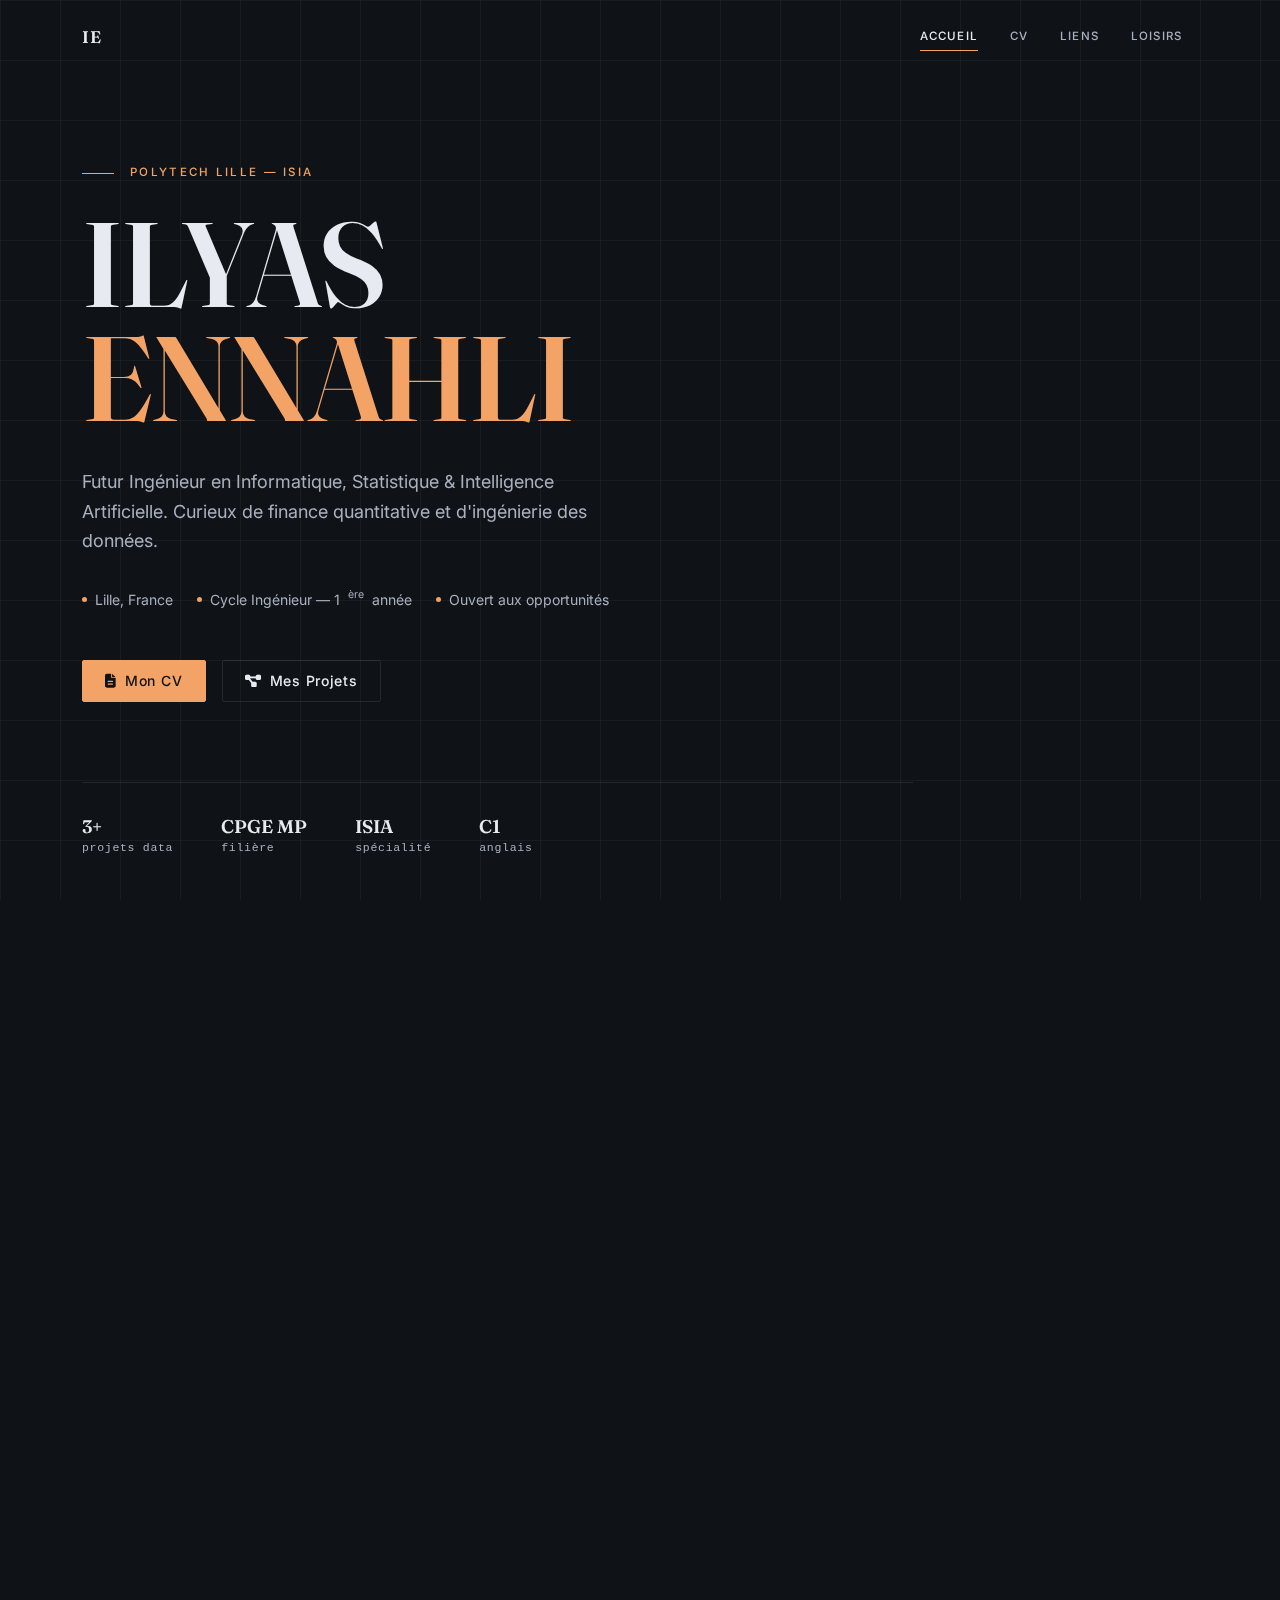
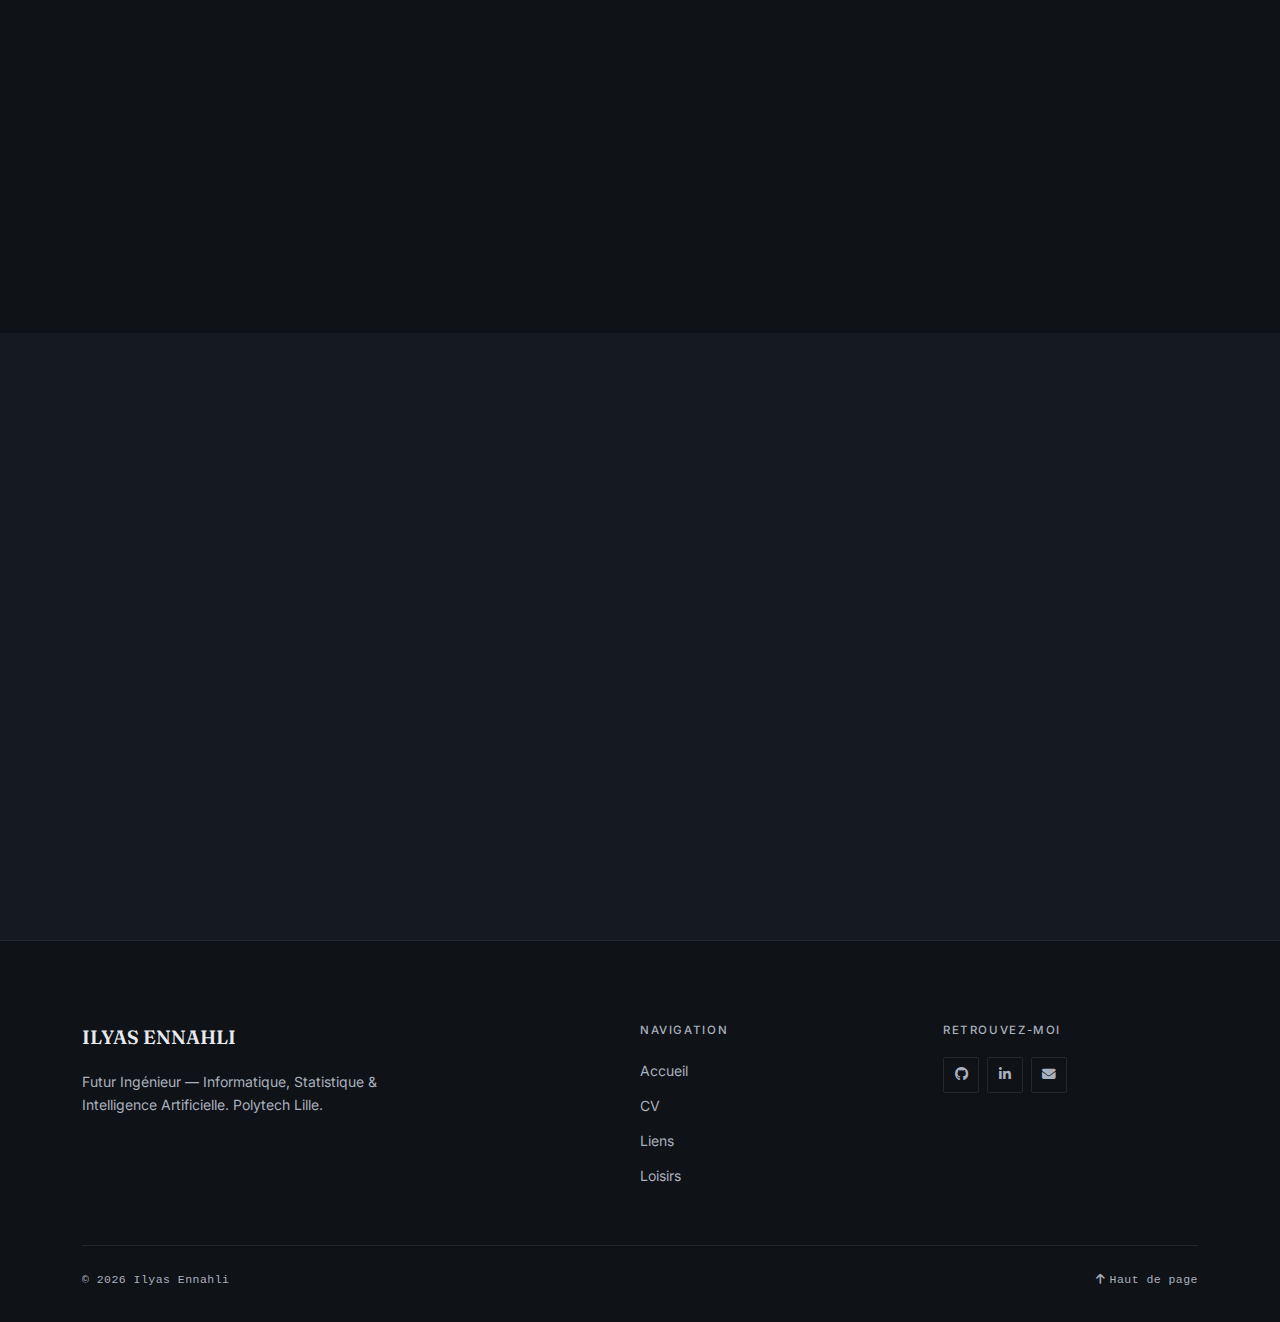
<file: index.html>
<!DOCTYPE html>
<html lang="fr">
<head>
  <meta charset="UTF-8">
  <meta name="viewport" content="width=device-width, initial-scale=1.0">
  <meta name="description" content="Portfolio d'Ilyas Ennahli — Ingénieur ISIA, Polytech Lille. Informatique, Statistique &amp; Intelligence Artificielle.">
  <title>ILYAS ENNAHLI — Portfolio</title>
  <link rel="preconnect" href="https://fonts.googleapis.com">
  <link rel="preconnect" href="https://fonts.gstatic.com" crossorigin>
  <!-- Bootstrap 5 -->
  <link href="https://cdn.jsdelivr.net/npm/bootstrap@5.3.0/dist/css/bootstrap.min.css" rel="stylesheet">
  <!-- FontAwesome 6 -->
  <link rel="stylesheet" href="https://cdnjs.cloudflare.com/ajax/libs/font-awesome/6.5.0/css/all.min.css">
  <!-- Theme -->
  <link rel="stylesheet" href="assets/css/theme.css">
</head>
<body>

  <!-- ── NAVBAR ──────────────────────────────────────── -->
  <nav class="navbar navbar-expand-lg navbar-custom" aria-label="Navigation principale">
    <div class="container">
      <a class="navbar-brand" href="index.html">IE</a>
      <button class="navbar-toggler" type="button"
        data-bs-toggle="collapse" data-bs-target="#navbarNav"
        aria-controls="navbarNav" aria-expanded="false"
        aria-label="Menu de navigation">
        <span class="navbar-toggler-icon"></span>
      </button>
      <div class="collapse navbar-collapse" id="navbarNav">
        <ul class="navbar-nav ms-auto">
          <li class="nav-item"><a class="nav-link active" href="index.html" aria-current="page">Accueil</a></li>
          <li class="nav-item"><a class="nav-link" href="cv.html">CV</a></li>
          <li class="nav-item"><a class="nav-link" href="file.html">Liens</a></li>
          <li class="nav-item"><a class="nav-link" href="loisirs.html">Loisirs</a></li>
        </ul>
      </div>
    </div>
  </nav>

  <!-- ── HERO ────────────────────────────────────────── -->
  <section class="hero" id="hero" aria-labelledby="hero-name">
    <div class="container">
      <div class="row">
        <div class="col-lg-10 col-xl-9">

          <p class="hero-eyebrow">Polytech Lille &mdash; ISIA</p>

          <h1 class="hero-name" id="hero-name">
            ILYAS<br><span class="accent">ENNAHLI</span>
          </h1>

          <p class="hero-role">
            Futur Ingénieur en Informatique, Statistique &amp; Intelligence Artificielle.
            Curieux de finance quantitative et d'ingénierie des données.
          </p>

          <div class="hero-status" aria-label="Informations de statut">
            <div class="hero-status-item">
              <span class="hero-status-dot" aria-hidden="true"></span>
              Lille, France
            </div>
            <div class="hero-status-item">
              <span class="hero-status-dot" aria-hidden="true"></span>
              Cycle Ingénieur &mdash; 1<sup>ère</sup> année
            </div>
            <div class="hero-status-item">
              <span class="hero-status-dot" aria-hidden="true"></span>
              Ouvert aux opportunités
            </div>
          </div>

          <div class="hero-actions">
            <a href="cv.html" class="btn btn-accent">
              <i class="fas fa-file-lines" aria-hidden="true"></i> Mon CV
            </a>
            <a href="#projets" class="btn btn-ghost">
              <i class="fas fa-diagram-project" aria-hidden="true"></i> Mes Projets
            </a>
          </div>

          <!-- Mono metadata line — handcrafted detail -->
          <div class="hero-meta" aria-label="Statistiques">
            <div class="hero-meta-item">
              <span class="meta-value">3+</span>
              projets&nbsp;data
            </div>
            <div class="hero-meta-item">
              <span class="meta-value">CPGE&nbsp;MP</span>
              filière
            </div>
            <div class="hero-meta-item">
              <span class="meta-value">ISIA</span>
              spécialité
            </div>
            <div class="hero-meta-item">
              <span class="meta-value">C1</span>
              anglais
            </div>
          </div>

        </div>
      </div>
    </div>
  </section>

  <!-- ── À PROPOS ─────────────────────────────────────── -->
  <section class="section" id="apropos" aria-labelledby="apropos-title">
    <div class="container">

      <div class="section-header animate-on-scroll">
        <p class="section-label">À propos</p>
        <h2 class="section-title" id="apropos-title">
          Un profil hybride entre<br>maths, code &amp; données
        </h2>
      </div>

      <div class="row g-5 align-items-start">

        <!-- Bio with accent left-border -->
        <div class="col-lg-7 animate-on-scroll">
          <div class="about-text">
            <p>
              Étudiant en 1<sup>ère</sup> année du <strong>cycle ingénieur à Polytech Lille</strong>,
              spécialisé en <strong>Informatique, Statistique et Intelligence Artificielle (ISIA)</strong>.
              Issu d'une formation intensive en <strong>CPGE MP</strong> au Lycée Ibn Ghazi (Fès),
              je possède un socle solide en mathématiques pures et appliquées.
            </p>
            <p>
              Mon objectif : devenir <strong>Quant Engineer</strong> en combinant ma double compétence
              en informatique et en modélisation statistique pour résoudre des problèmes complexes
              en finance quantitative et ingénierie des données.
            </p>
          </div>
          <div class="mt-4 d-flex flex-wrap gap-2">
            <span class="tag tag-accent"><i class="fas fa-graduation-cap me-1" aria-hidden="true"></i>CPGE&nbsp;MP</span>
            <span class="tag tag-accent"><i class="fas fa-university me-1" aria-hidden="true"></i>Polytech&nbsp;Lille</span>
            <span class="tag"><i class="fas fa-chart-line me-1" aria-hidden="true"></i>Quant&nbsp;Finance</span>
            <span class="tag"><i class="fas fa-brain me-1" aria-hidden="true"></i>IA &amp; Statistique</span>
          </div>
        </div>

        <!-- Formation quick-info panel -->
        <div class="col-lg-5 animate-on-scroll">
          <div class="info-panel">
            <span class="info-panel-label">Formation</span>

            <div class="info-panel-entry">
              <p class="info-panel-date">2025 — 2028</p>
              <p class="info-panel-title">Cycle Ingénieur ISIA</p>
              <p class="info-panel-sub">Polytech Lille, France</p>
            </div>

            <div class="info-panel-entry">
              <p class="info-panel-date">2023 — 2025</p>
              <p class="info-panel-title">CPGE &mdash; Filière MP</p>
              <p class="info-panel-sub">Lycée Ibn Ghazi, Fès, Maroc</p>
            </div>
          </div>
        </div>

      </div>
    </div>
  </section>

  <!-- ── PROJETS ──────────────────────────────────────── -->
  <section class="section section-panel" id="projets" aria-labelledby="projets-title">
    <div class="container">

      <div class="section-header animate-on-scroll">
        <p class="section-label">Travaux</p>
        <h2 class="section-title" id="projets-title">Projets &amp; Réalisations</h2>
      </div>

      <div class="project-index animate-on-scroll" role="list">

        <!-- 01 -->
        <article class="project-row" role="listitem">
          <span class="project-row__number" aria-hidden="true">01</span>
          <div class="project-row__body">
            <h3 class="project-row__title">Gestion de Compagnie Aérienne</h3>
            <p class="project-row__meta">Base de données &middot; 2025</p>
            <p class="project-row__summary">
              Conception d'une base de données relationnelle complète avec modélisation UML
              pour la gestion des vols, réservations et passagers.
            </p>
            <div class="project-row__tags">
              <span class="tag">PostgreSQL</span>
              <span class="tag">UML</span>
              <span class="tag">SQL</span>
            </div>
          </div>
          <div class="project-row__cta">
            <a href="https://github.com/ILYAS-ENN" target="_blank" rel="noopener noreferrer" class="view-case">
              Voir <i class="fas fa-arrow-right" aria-hidden="true"></i>
            </a>
          </div>
        </article>

        <!-- 02 -->
        <article class="project-row" role="listitem">
          <span class="project-row__number" aria-hidden="true">02</span>
          <div class="project-row__body">
            <h3 class="project-row__title">Analyse Prédictive de Marché</h3>
            <p class="project-row__meta">Finance quantitative &middot; 2025</p>
            <p class="project-row__summary">
              Développement d'algorithmes de prédiction financière pour l'analyse de
              tendances de marché et la prise de décision quantitative.
            </p>
            <div class="project-row__tags">
              <span class="tag">JavaScript</span>
              <span class="tag">Algorithmes</span>
              <span class="tag">Finance</span>
            </div>
          </div>
          <div class="project-row__cta">
            <a href="https://github.com/ILYAS-ENN" target="_blank" rel="noopener noreferrer" class="view-case">
              Voir <i class="fas fa-arrow-right" aria-hidden="true"></i>
            </a>
          </div>
        </article>

        <!-- 03 -->
        <article class="project-row" role="listitem">
          <span class="project-row__number" aria-hidden="true">03</span>
          <div class="project-row__body">
            <h3 class="project-row__title">Pipeline ETL &mdash; Data Engineering</h3>
            <p class="project-row__meta">Data Engineering &middot; 2025</p>
            <p class="project-row__summary">
              Construction d'un pipeline ETL complet pour l'extraction, la transformation
              et le chargement de données avec automatisation du processus.
            </p>
            <div class="project-row__tags">
              <span class="tag">Python</span>
              <span class="tag">Pandas</span>
              <span class="tag">ETL</span>
            </div>
          </div>
          <div class="project-row__cta">
            <a href="https://github.com/ILYAS-ENN" target="_blank" rel="noopener noreferrer" class="view-case">
              Voir <i class="fas fa-arrow-right" aria-hidden="true"></i>
            </a>
          </div>
        </article>

      </div>

      <div class="mt-5 animate-on-scroll">
        <a href="https://github.com/ILYAS-ENN" target="_blank" rel="noopener noreferrer" class="btn btn-ghost">
          <i class="fab fa-github" aria-hidden="true"></i> Tous les projets sur GitHub
        </a>
      </div>

    </div>
  </section>

  <!-- ── COMPÉTENCES ──────────────────────────────────── -->
  <section class="section" id="competences" aria-labelledby="competences-title">
    <div class="container">

      <div class="section-header animate-on-scroll">
        <p class="section-label">Stack</p>
        <h2 class="section-title" id="competences-title">Compétences Techniques</h2>
      </div>

      <div class="row g-5">

        <div class="col-lg-8 animate-on-scroll">

          <div class="skills-group">
            <p class="skills-group-title">Langages &amp; Frameworks</p>
            <div class="skills-chips">
              <span class="skill-chip"><i class="fab fa-python" aria-hidden="true"></i> Python</span>
              <span class="skill-chip"><i class="fas fa-code" aria-hidden="true"></i> C</span>
              <span class="skill-chip"><i class="fab fa-r-project" aria-hidden="true"></i> R</span>
              <span class="skill-chip"><i class="fab fa-js" aria-hidden="true"></i> JavaScript</span>
              <span class="skill-chip"><i class="fab fa-php" aria-hidden="true"></i> PHP</span>
              <span class="skill-chip"><i class="fab fa-css3-alt" aria-hidden="true"></i> CSS</span>
              <span class="skill-chip"><i class="fas fa-database" aria-hidden="true"></i> SQL</span>
            </div>
          </div>

          <div class="skills-group">
            <p class="skills-group-title">Outils &amp; Technologies</p>
            <div class="skills-chips">
              <span class="skill-chip"><i class="fas fa-database" aria-hidden="true"></i> PostgreSQL</span>
              <span class="skill-chip"><i class="fab fa-docker" aria-hidden="true"></i> Docker</span>
              <span class="skill-chip"><i class="fas fa-network-wired" aria-hidden="true"></i> Kafka</span>
              <span class="skill-chip"><i class="fab fa-git-alt" aria-hidden="true"></i> Git</span>
              <span class="skill-chip"><i class="fab fa-linux" aria-hidden="true"></i> Linux</span>
            </div>
          </div>

          <div class="skills-group">
            <p class="skills-group-title">Data &amp; Mathématiques</p>
            <div class="skills-chips">
              <span class="skill-chip"><i class="fas fa-chart-pie" aria-hidden="true"></i> Statistiques</span>
              <span class="skill-chip"><i class="fas fa-dice" aria-hidden="true"></i> Probabilités</span>
              <span class="skill-chip"><i class="fas fa-brain" aria-hidden="true"></i> Machine Learning</span>
              <span class="skill-chip"><i class="fas fa-sitemap" aria-hidden="true"></i> Modélisation</span>
            </div>
          </div>

        </div>

        <!-- Languages aside panel -->
        <div class="col-lg-4 animate-on-scroll">
          <div class="info-panel">
            <span class="info-panel-label">Langues</span>
            <div class="lang-row">
              <span class="lang-name">Arabe</span>
              <span class="tag tag-accent">Maternel</span>
            </div>
            <div class="lang-row">
              <span class="lang-name">Français</span>
              <span class="tag">B2</span>
            </div>
            <div class="lang-row">
              <span class="lang-name">Anglais</span>
              <span class="tag">C1</span>
            </div>
            <div class="lang-row">
              <span class="lang-name">Allemand</span>
              <span class="tag">A1</span>
            </div>
          </div>
        </div>

      </div>
    </div>
  </section>

  <!-- ── CONTACT ──────────────────────────────────────── -->
  <section class="section section-panel" id="contact" aria-labelledby="contact-title">
    <div class="container">

      <div class="section-header animate-on-scroll">
        <p class="section-label">Contact</p>
        <h2 class="section-title" id="contact-title">Travaillons ensemble</h2>
      </div>

      <div class="row animate-on-scroll">
        <div class="col-lg-8">
          <div class="contact-grid">

            <div class="contact-item">
              <div class="contact-item-icon" aria-hidden="true"><i class="fas fa-envelope"></i></div>
              <div>
                <p class="contact-item-label">Email</p>
                <a href="mailto:ennahliilyas@gmail.com" class="contact-item-value link-animated">
                  ennahliilyas@gmail.com
                </a>
              </div>
            </div>

            <div class="contact-item">
              <div class="contact-item-icon" aria-hidden="true"><i class="fas fa-phone"></i></div>
              <div>
                <p class="contact-item-label">Téléphone</p>
                <p class="contact-item-value mb-0">07&nbsp;51&nbsp;49&nbsp;26&nbsp;20</p>
              </div>
            </div>

            <div class="contact-item">
              <div class="contact-item-icon" aria-hidden="true"><i class="fab fa-linkedin-in"></i></div>
              <div>
                <p class="contact-item-label">LinkedIn</p>
                <a href="https://www.linkedin.com/in/ilyas-ennahli/" target="_blank" rel="noopener noreferrer"
                   class="contact-item-value link-animated">
                  ilyas-ennahli
                </a>
              </div>
            </div>

            <div class="contact-item">
              <div class="contact-item-icon" aria-hidden="true"><i class="fab fa-github"></i></div>
              <div>
                <p class="contact-item-label">GitHub</p>
                <a href="https://github.com/ILYAS-ENN" target="_blank" rel="noopener noreferrer"
                   class="contact-item-value link-animated">
                  ILYAS-ENN
                </a>
              </div>
            </div>

          </div>
        </div>
      </div>

    </div>
  </section>

  <!-- ── FOOTER ───────────────────────────────────────── -->
  <footer class="footer">
    <div class="container">
      <div class="footer-top">
        <div>
          <a href="index.html" class="footer-logo">ILYAS ENNAHLI</a>
          <p class="footer-tagline">
            Futur Ingénieur &mdash; Informatique, Statistique &amp; Intelligence Artificielle.
            Polytech Lille.
          </p>
        </div>
        <div>
          <p class="footer-col-title">Navigation</p>
          <ul class="footer-nav">
            <li><a href="index.html">Accueil</a></li>
            <li><a href="cv.html">CV</a></li>
            <li><a href="file.html">Liens</a></li>
            <li><a href="loisirs.html">Loisirs</a></li>
          </ul>
        </div>
        <div>
          <p class="footer-col-title">Retrouvez-moi</p>
          <div class="footer-social">
            <a href="https://github.com/ILYAS-ENN" target="_blank" rel="noopener noreferrer" aria-label="GitHub">
              <i class="fab fa-github" aria-hidden="true"></i>
            </a>
            <a href="https://www.linkedin.com/in/ilyas-ennahli/" target="_blank" rel="noopener noreferrer" aria-label="LinkedIn">
              <i class="fab fa-linkedin-in" aria-hidden="true"></i>
            </a>
            <a href="mailto:ennahliilyas@gmail.com" aria-label="Email">
              <i class="fas fa-envelope" aria-hidden="true"></i>
            </a>
          </div>
        </div>
      </div>
      <div class="footer-bottom">
        <span>&copy; 2026 Ilyas Ennahli</span>
        <a href="#" onclick="window.scrollTo({top:0,behavior:'smooth'});return false;">
          <i class="fas fa-arrow-up me-1" aria-hidden="true"></i>Haut de page
        </a>
      </div>
    </div>
  </footer>

  <script src="https://cdn.jsdelivr.net/npm/bootstrap@5.3.0/dist/js/bootstrap.bundle.min.js"></script>
  <script src="main.js"></script>
</body>
</html>
</file>
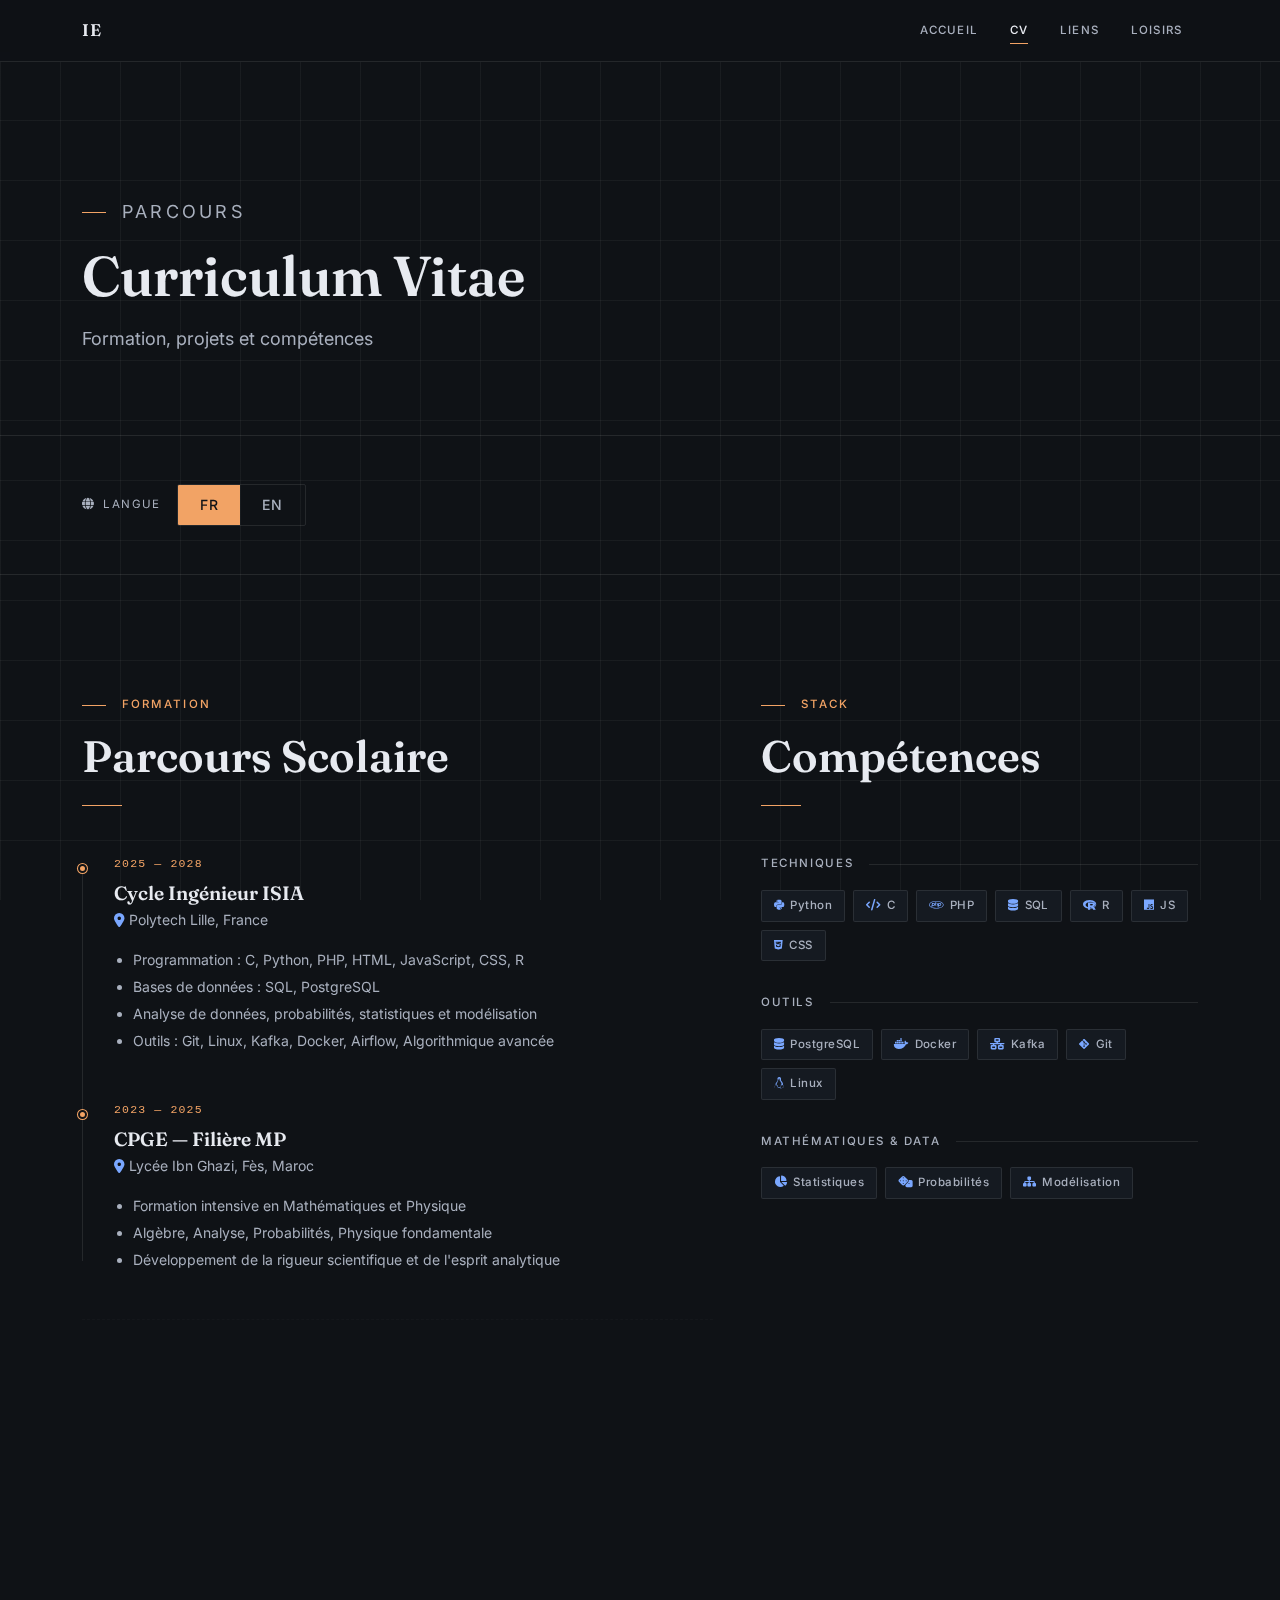
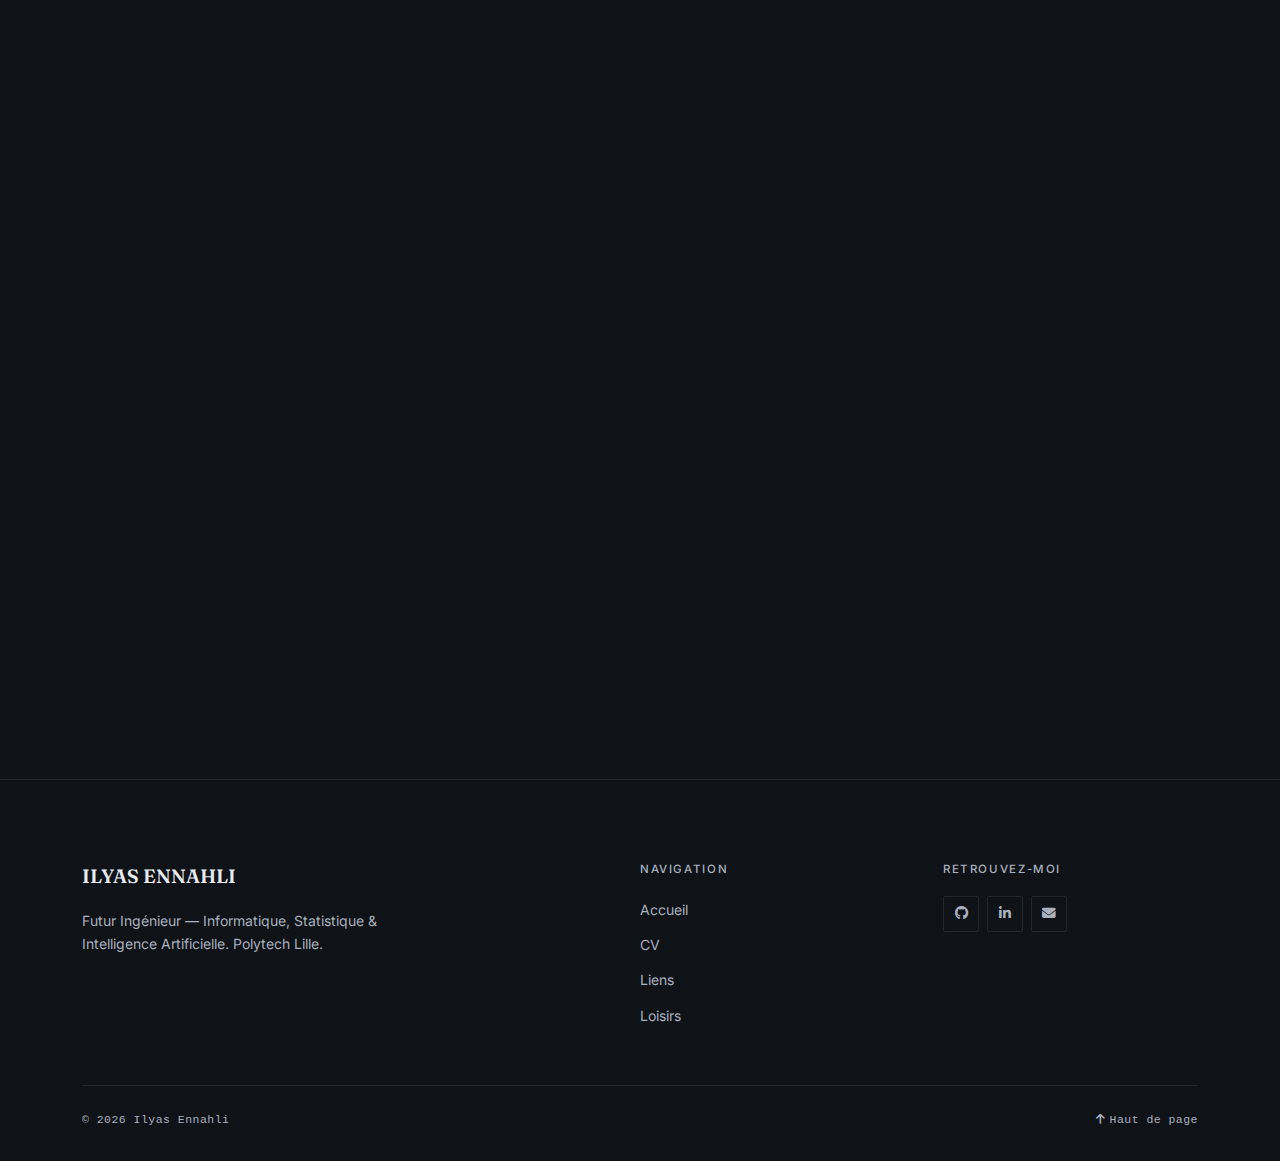
<file: cv.html>
<!DOCTYPE html>
<html lang="fr">
<head>
  <meta charset="UTF-8">
  <meta name="viewport" content="width=device-width, initial-scale=1.0">
  <meta name="description" content="CV d'Ilyas Ennahli — Formation, projets et compétences en informatique, statistique et finance quantitative.">
  <title>CV — ILYAS ENNAHLI</title>
  <link rel="preconnect" href="https://fonts.googleapis.com">
  <link rel="preconnect" href="https://fonts.gstatic.com" crossorigin>
  <!-- Bootstrap 5 -->
  <link href="https://cdn.jsdelivr.net/npm/bootstrap@5.3.0/dist/css/bootstrap.min.css" rel="stylesheet">
  <!-- FontAwesome 6 -->
  <link rel="stylesheet" href="https://cdnjs.cloudflare.com/ajax/libs/font-awesome/6.5.0/css/all.min.css">
  <!-- Theme -->
  <link rel="stylesheet" href="assets/css/theme.css">
</head>
<body>

  <!-- ── NAVBAR ──────────────────────────────────────── -->
  <nav class="navbar navbar-expand-lg navbar-custom" aria-label="Navigation principale">
    <div class="container">
      <a class="navbar-brand" href="index.html">IE</a>
      <button class="navbar-toggler" type="button"
        data-bs-toggle="collapse" data-bs-target="#navbarNav"
        aria-controls="navbarNav" aria-expanded="false"
        aria-label="Menu de navigation">
        <span class="navbar-toggler-icon"></span>
      </button>
      <div class="collapse navbar-collapse" id="navbarNav">
        <ul class="navbar-nav ms-auto">
          <li class="nav-item"><a class="nav-link" href="index.html">Accueil</a></li>
          <li class="nav-item"><a class="nav-link active" href="cv.html" aria-current="page">CV</a></li>
          <li class="nav-item"><a class="nav-link" href="file.html">Liens</a></li>
          <li class="nav-item"><a class="nav-link" href="loisirs.html">Loisirs</a></li>
        </ul>
      </div>
    </div>
  </nav>

  <!-- ── PAGE HEADER ─────────────────────────────────── -->
  <header class="page-header">
    <div class="container">
      <p class="page-header-eyebrow">Parcours</p>
      <h1>Curriculum Vitae</h1>
      <p>Formation, projets et compétences</p>
    </div>
  </header>

  <!-- ── LANG TOGGLE ─────────────────────────────────── -->
  <div class="section-sm" style="border-bottom: 1px solid var(--line);">
    <div class="container">
      <div class="d-flex align-items-center gap-3">
        <span style="font-size: var(--size-xs); text-transform: uppercase; letter-spacing: 0.12em; color: var(--muted);">
          <i class="fas fa-globe me-2" aria-hidden="true"></i>Langue
        </span>
        <div class="lang-switch" role="group" aria-label="Sélection de langue">
          <button class="toggle-btn active" data-lang="fr" onclick="switchLang('fr')">FR</button>
          <button class="toggle-btn" data-lang="en" onclick="switchLang('en')">EN</button>
        </div>
      </div>
    </div>
  </div>

  <!-- ── MAIN CONTENT ─────────────────────────────────── -->
  <main class="section">
    <div class="container">

      <!-- ════ VERSION FRANÇAISE ════ -->
      <div class="lang-content active" data-lang="fr">

        <div class="row g-5">
          <!-- Left column: Education + Projects -->
          <div class="col-lg-7">

            <!-- Parcours Scolaire -->
            <section class="mb-5 animate-on-scroll" aria-labelledby="edu-fr-title">
              <div class="section-header">
                <p class="section-label">Formation</p>
                <h2 class="section-title" id="edu-fr-title">Parcours Scolaire</h2>
              </div>
              <div class="timeline">
                <div class="timeline-entry">
                  <p class="timeline-date">2025 — 2028</p>
                  <h3 class="timeline-title">Cycle Ingénieur ISIA</h3>
                  <p class="timeline-place">
                    <i class="fas fa-location-dot" aria-hidden="true"></i>Polytech Lille, France
                  </p>
                  <ul>
                    <li>Programmation : C, Python, PHP, HTML, JavaScript, CSS, R</li>
                    <li>Bases de données : SQL, PostgreSQL</li>
                    <li>Analyse de données, probabilités, statistiques et modélisation</li>
                    <li>Outils : Git, Linux, Kafka, Docker, Airflow, Algorithmique avancée</li>
                  </ul>
                </div>
                <div class="timeline-entry">
                  <p class="timeline-date">2023 — 2025</p>
                  <h3 class="timeline-title">CPGE &mdash; Filière MP</h3>
                  <p class="timeline-place">
                    <i class="fas fa-location-dot" aria-hidden="true"></i>Lycée Ibn Ghazi, Fès, Maroc
                  </p>
                  <ul>
                    <li>Formation intensive en Mathématiques et Physique</li>
                    <li>Algèbre, Analyse, Probabilités, Physique fondamentale</li>
                    <li>Développement de la rigueur scientifique et de l'esprit analytique</li>
                  </ul>
                </div>
              </div>
            </section>

            <hr class="dotted-divider">

            <!-- Projets -->
            <section class="mb-5 animate-on-scroll" aria-labelledby="proj-fr-title">
              <div class="section-header">
                <p class="section-label">Travaux</p>
                <h2 class="section-title" id="proj-fr-title">Projets Réalisés</h2>
              </div>
              <div class="project-index">

                <article class="project-row">
                  <span class="project-row__number" aria-hidden="true">01</span>
                  <div class="project-row__body">
                    <h3 class="project-row__title">Gestion de Compagnie Aérienne</h3>
                    <p class="project-row__meta">PostgreSQL · UML · SQL</p>
                    <p class="project-row__summary">
                      Modélisation UML et conception d'une base de données relationnelle avec PostgreSQL.
                    </p>
                  </div>
                </article>

                <article class="project-row">
                  <span class="project-row__number" aria-hidden="true">02</span>
                  <div class="project-row__body">
                    <h3 class="project-row__title">Analyse Prédictive de Marché</h3>
                    <p class="project-row__meta">JavaScript · Finance · Algorithmes</p>
                    <p class="project-row__summary">
                      Algorithmes de prédiction financière en JavaScript/HTML pour l'analyse de tendances.
                    </p>
                  </div>
                </article>

                <article class="project-row">
                  <span class="project-row__number" aria-hidden="true">03</span>
                  <div class="project-row__body">
                    <h3 class="project-row__title">Pipeline ETL</h3>
                    <p class="project-row__meta">Python · Pandas · ETL</p>
                    <p class="project-row__summary">
                      Extraction, transformation et chargement de données — mini-projet Data Engineering.
                    </p>
                  </div>
                </article>

              </div>
            </section>

          </div>

          <!-- Right column: Skills + Languages -->
          <div class="col-lg-5">

            <section class="mb-5 animate-on-scroll" aria-labelledby="skills-fr-title">
              <div class="section-header">
                <p class="section-label">Stack</p>
                <h2 class="section-title" id="skills-fr-title">Compétences</h2>
              </div>

              <div class="skills-group">
                <p class="skills-group-title">Techniques</p>
                <div class="skills-chips">
                  <span class="skill-chip"><i class="fab fa-python" aria-hidden="true"></i> Python</span>
                  <span class="skill-chip"><i class="fas fa-code" aria-hidden="true"></i> C</span>
                  <span class="skill-chip"><i class="fab fa-php" aria-hidden="true"></i> PHP</span>
                  <span class="skill-chip"><i class="fas fa-database" aria-hidden="true"></i> SQL</span>
                  <span class="skill-chip"><i class="fab fa-r-project" aria-hidden="true"></i> R</span>
                  <span class="skill-chip"><i class="fab fa-js" aria-hidden="true"></i> JS</span>
                  <span class="skill-chip"><i class="fab fa-css3-alt" aria-hidden="true"></i> CSS</span>
                </div>
              </div>

              <div class="skills-group">
                <p class="skills-group-title">Outils</p>
                <div class="skills-chips">
                  <span class="skill-chip"><i class="fas fa-database" aria-hidden="true"></i> PostgreSQL</span>
                  <span class="skill-chip"><i class="fab fa-docker" aria-hidden="true"></i> Docker</span>
                  <span class="skill-chip"><i class="fas fa-network-wired" aria-hidden="true"></i> Kafka</span>
                  <span class="skill-chip"><i class="fab fa-git-alt" aria-hidden="true"></i> Git</span>
                  <span class="skill-chip"><i class="fab fa-linux" aria-hidden="true"></i> Linux</span>
                </div>
              </div>

              <div class="skills-group">
                <p class="skills-group-title">Mathématiques &amp; Data</p>
                <div class="skills-chips">
                  <span class="skill-chip"><i class="fas fa-chart-pie" aria-hidden="true"></i> Statistiques</span>
                  <span class="skill-chip"><i class="fas fa-dice" aria-hidden="true"></i> Probabilités</span>
                  <span class="skill-chip"><i class="fas fa-sitemap" aria-hidden="true"></i> Modélisation</span>
                </div>
              </div>
            </section>

            <section class="animate-on-scroll" aria-labelledby="lang-fr-title">
              <div class="info-panel">
                <span class="info-panel-label" id="lang-fr-title">Langues</span>
                <div class="lang-row">
                  <span class="lang-name">Arabe</span>
                  <span class="tag tag-accent">Maternel</span>
                </div>
                <div class="lang-row">
                  <span class="lang-name">Français</span>
                  <span class="tag">B2</span>
                </div>
                <div class="lang-row">
                  <span class="lang-name">Anglais</span>
                  <span class="tag">C1</span>
                </div>
                <div class="lang-row">
                  <span class="lang-name">Allemand</span>
                  <span class="tag">A1</span>
                </div>
              </div>
            </section>

          </div>
        </div>

      </div><!-- /lang-content fr -->

      <!-- ════ VERSION ANGLAISE ════ -->
      <div class="lang-content" data-lang="en">

        <div class="row g-5">
          <!-- Left column -->
          <div class="col-lg-7">

            <section class="mb-5 animate-on-scroll" aria-labelledby="edu-en-title">
              <div class="section-header">
                <p class="section-label">Education</p>
                <h2 class="section-title" id="edu-en-title">Academic Background</h2>
              </div>
              <div class="timeline">
                <div class="timeline-entry">
                  <p class="timeline-date">2025 — 2028</p>
                  <h3 class="timeline-title">Engineering Degree — CS, Statistics &amp; AI</h3>
                  <p class="timeline-place">
                    <i class="fas fa-location-dot" aria-hidden="true"></i>Polytech Lille, France
                  </p>
                  <ul>
                    <li>Programming: C, Python, PHP, HTML, JavaScript, CSS, R</li>
                    <li>Databases: SQL, PostgreSQL</li>
                    <li>Data Analysis, Probability, Statistics and Modeling</li>
                    <li>Tools: Git, Linux, Kafka, Docker, Airflow, Advanced Algorithms</li>
                  </ul>
                </div>
                <div class="timeline-entry">
                  <p class="timeline-date">2023 — 2025</p>
                  <h3 class="timeline-title">Intensive Preparatory Classes (CPGE) &mdash; MP Track</h3>
                  <p class="timeline-place">
                    <i class="fas fa-location-dot" aria-hidden="true"></i>Ibn Ghazi High School, Fes, Morocco
                  </p>
                  <ul>
                    <li>Highly competitive curriculum in Mathematics &amp; Physics</li>
                    <li>Algebra, Calculus, Probability Theory, Fundamental Physics</li>
                    <li>Development of rigorous scientific reasoning and analytical skills</li>
                  </ul>
                </div>
              </div>
            </section>

            <hr class="dotted-divider">

            <!-- Projects -->
            <section class="mb-5 animate-on-scroll" aria-labelledby="proj-en-title">
              <div class="section-header">
                <p class="section-label">Work</p>
                <h2 class="section-title" id="proj-en-title">Projects</h2>
              </div>
              <div class="project-index">

                <article class="project-row">
                  <span class="project-row__number" aria-hidden="true">01</span>
                  <div class="project-row__body">
                    <h3 class="project-row__title">Airline Management System</h3>
                    <p class="project-row__meta">PostgreSQL · UML · SQL</p>
                    <p class="project-row__summary">
                      UML modeling and relational database design with PostgreSQL for flight and reservation management.
                    </p>
                  </div>
                </article>

                <article class="project-row">
                  <span class="project-row__number" aria-hidden="true">02</span>
                  <div class="project-row__body">
                    <h3 class="project-row__title">Predictive Market Analysis</h3>
                    <p class="project-row__meta">JavaScript · Finance · Algorithms</p>
                    <p class="project-row__summary">
                      Financial prediction algorithms built with JavaScript/HTML for market trend analysis.
                    </p>
                  </div>
                </article>

                <article class="project-row">
                  <span class="project-row__number" aria-hidden="true">03</span>
                  <div class="project-row__body">
                    <h3 class="project-row__title">ETL Pipeline</h3>
                    <p class="project-row__meta">Python · Pandas · ETL</p>
                    <p class="project-row__summary">
                      End-to-end data extraction, transformation, and loading pipeline for a Data Engineering project.
                    </p>
                  </div>
                </article>

              </div>
            </section>

          </div>

          <!-- Right column -->
          <div class="col-lg-5">

            <section class="mb-5 animate-on-scroll" aria-labelledby="skills-en-title">
              <div class="section-header">
                <p class="section-label">Stack</p>
                <h2 class="section-title" id="skills-en-title">Skills</h2>
              </div>

              <div class="skills-group">
                <p class="skills-group-title">Technical</p>
                <div class="skills-chips">
                  <span class="skill-chip"><i class="fab fa-python" aria-hidden="true"></i> Python</span>
                  <span class="skill-chip"><i class="fas fa-code" aria-hidden="true"></i> C</span>
                  <span class="skill-chip"><i class="fab fa-php" aria-hidden="true"></i> PHP</span>
                  <span class="skill-chip"><i class="fas fa-database" aria-hidden="true"></i> SQL</span>
                  <span class="skill-chip"><i class="fab fa-r-project" aria-hidden="true"></i> R</span>
                  <span class="skill-chip"><i class="fab fa-js" aria-hidden="true"></i> JS</span>
                  <span class="skill-chip"><i class="fab fa-css3-alt" aria-hidden="true"></i> CSS</span>
                </div>
              </div>

              <div class="skills-group">
                <p class="skills-group-title">Tools</p>
                <div class="skills-chips">
                  <span class="skill-chip"><i class="fas fa-database" aria-hidden="true"></i> PostgreSQL</span>
                  <span class="skill-chip"><i class="fab fa-docker" aria-hidden="true"></i> Docker</span>
                  <span class="skill-chip"><i class="fas fa-network-wired" aria-hidden="true"></i> Kafka</span>
                  <span class="skill-chip"><i class="fab fa-git-alt" aria-hidden="true"></i> Git</span>
                  <span class="skill-chip"><i class="fab fa-linux" aria-hidden="true"></i> Linux</span>
                </div>
              </div>

              <div class="skills-group">
                <p class="skills-group-title">Mathematics &amp; Data</p>
                <div class="skills-chips">
                  <span class="skill-chip"><i class="fas fa-chart-pie" aria-hidden="true"></i> Statistics</span>
                  <span class="skill-chip"><i class="fas fa-dice" aria-hidden="true"></i> Probability</span>
                  <span class="skill-chip"><i class="fas fa-sitemap" aria-hidden="true"></i> Modeling</span>
                </div>
              </div>
            </section>

            <section class="animate-on-scroll" aria-labelledby="lang-en-title">
              <div class="info-panel">
                <span class="info-panel-label" id="lang-en-title">Languages</span>
                <div class="lang-row">
                  <span class="lang-name">Arabic</span>
                  <span class="tag tag-accent">Native</span>
                </div>
                <div class="lang-row">
                  <span class="lang-name">French</span>
                  <span class="tag">B2</span>
                </div>
                <div class="lang-row">
                  <span class="lang-name">English</span>
                  <span class="tag">C1</span>
                </div>
                <div class="lang-row">
                  <span class="lang-name">German</span>
                  <span class="tag">A1</span>
                </div>
              </div>
            </section>

          </div>
        </div>

      </div><!-- /lang-content en -->

      <!-- External links -->
      <div class="mt-5 pt-4 d-flex gap-3 animate-on-scroll" style="border-top: 1px solid var(--line);">
        <a href="https://github.com/ILYAS-ENN" target="_blank" rel="noopener noreferrer" class="btn btn-ghost">
          <i class="fab fa-github" aria-hidden="true"></i> GitHub
        </a>
        <a href="https://www.linkedin.com/in/ilyas-ennahli/" target="_blank" rel="noopener noreferrer" class="btn btn-accent">
          <i class="fab fa-linkedin-in" aria-hidden="true"></i> LinkedIn
        </a>
      </div>

    </div><!-- /container -->
  </main>

  <!-- ── FOOTER ───────────────────────────────────────── -->
  <footer class="footer">
    <div class="container">
      <div class="footer-top">
        <div>
          <a href="index.html" class="footer-logo">ILYAS ENNAHLI</a>
          <p class="footer-tagline">
            Futur Ingénieur &mdash; Informatique, Statistique &amp; Intelligence Artificielle.
            Polytech Lille.
          </p>
        </div>
        <div>
          <p class="footer-col-title">Navigation</p>
          <ul class="footer-nav">
            <li><a href="index.html">Accueil</a></li>
            <li><a href="cv.html">CV</a></li>
            <li><a href="file.html">Liens</a></li>
            <li><a href="loisirs.html">Loisirs</a></li>
          </ul>
        </div>
        <div>
          <p class="footer-col-title">Retrouvez-moi</p>
          <div class="footer-social">
            <a href="https://github.com/ILYAS-ENN" target="_blank" rel="noopener noreferrer" aria-label="GitHub">
              <i class="fab fa-github" aria-hidden="true"></i>
            </a>
            <a href="https://www.linkedin.com/in/ilyas-ennahli/" target="_blank" rel="noopener noreferrer" aria-label="LinkedIn">
              <i class="fab fa-linkedin-in" aria-hidden="true"></i>
            </a>
            <a href="mailto:ennahliilyas@gmail.com" aria-label="Email">
              <i class="fas fa-envelope" aria-hidden="true"></i>
            </a>
          </div>
        </div>
      </div>
      <div class="footer-bottom">
        <span>&copy; 2026 Ilyas Ennahli</span>
        <a href="#" onclick="window.scrollTo({top:0,behavior:'smooth'});return false;">
          <i class="fas fa-arrow-up me-1" aria-hidden="true"></i>Haut de page
        </a>
      </div>
    </div>
  </footer>

  <script src="https://cdn.jsdelivr.net/npm/bootstrap@5.3.0/dist/js/bootstrap.bundle.min.js"></script>
  <script src="main.js"></script>
  <script>
    function switchLang(lang) {
      document.querySelectorAll('.toggle-btn').forEach(btn => {
        btn.classList.toggle('active', btn.dataset.lang === lang);
      });
      document.querySelectorAll('.lang-content').forEach(el => {
        el.classList.toggle('active', el.dataset.lang === lang);
      });
      // Re-trigger scroll animations for newly visible content
      const observer = new IntersectionObserver((entries) => {
        entries.forEach(entry => {
          if (entry.isIntersecting) entry.target.classList.add('visible');
        });
      }, { threshold: 0.1 });
      document.querySelectorAll('.lang-content.active .animate-on-scroll').forEach(el => {
        el.classList.remove('visible');
        observer.observe(el);
      });
    }
  </script>
</body>
</html>
</file>
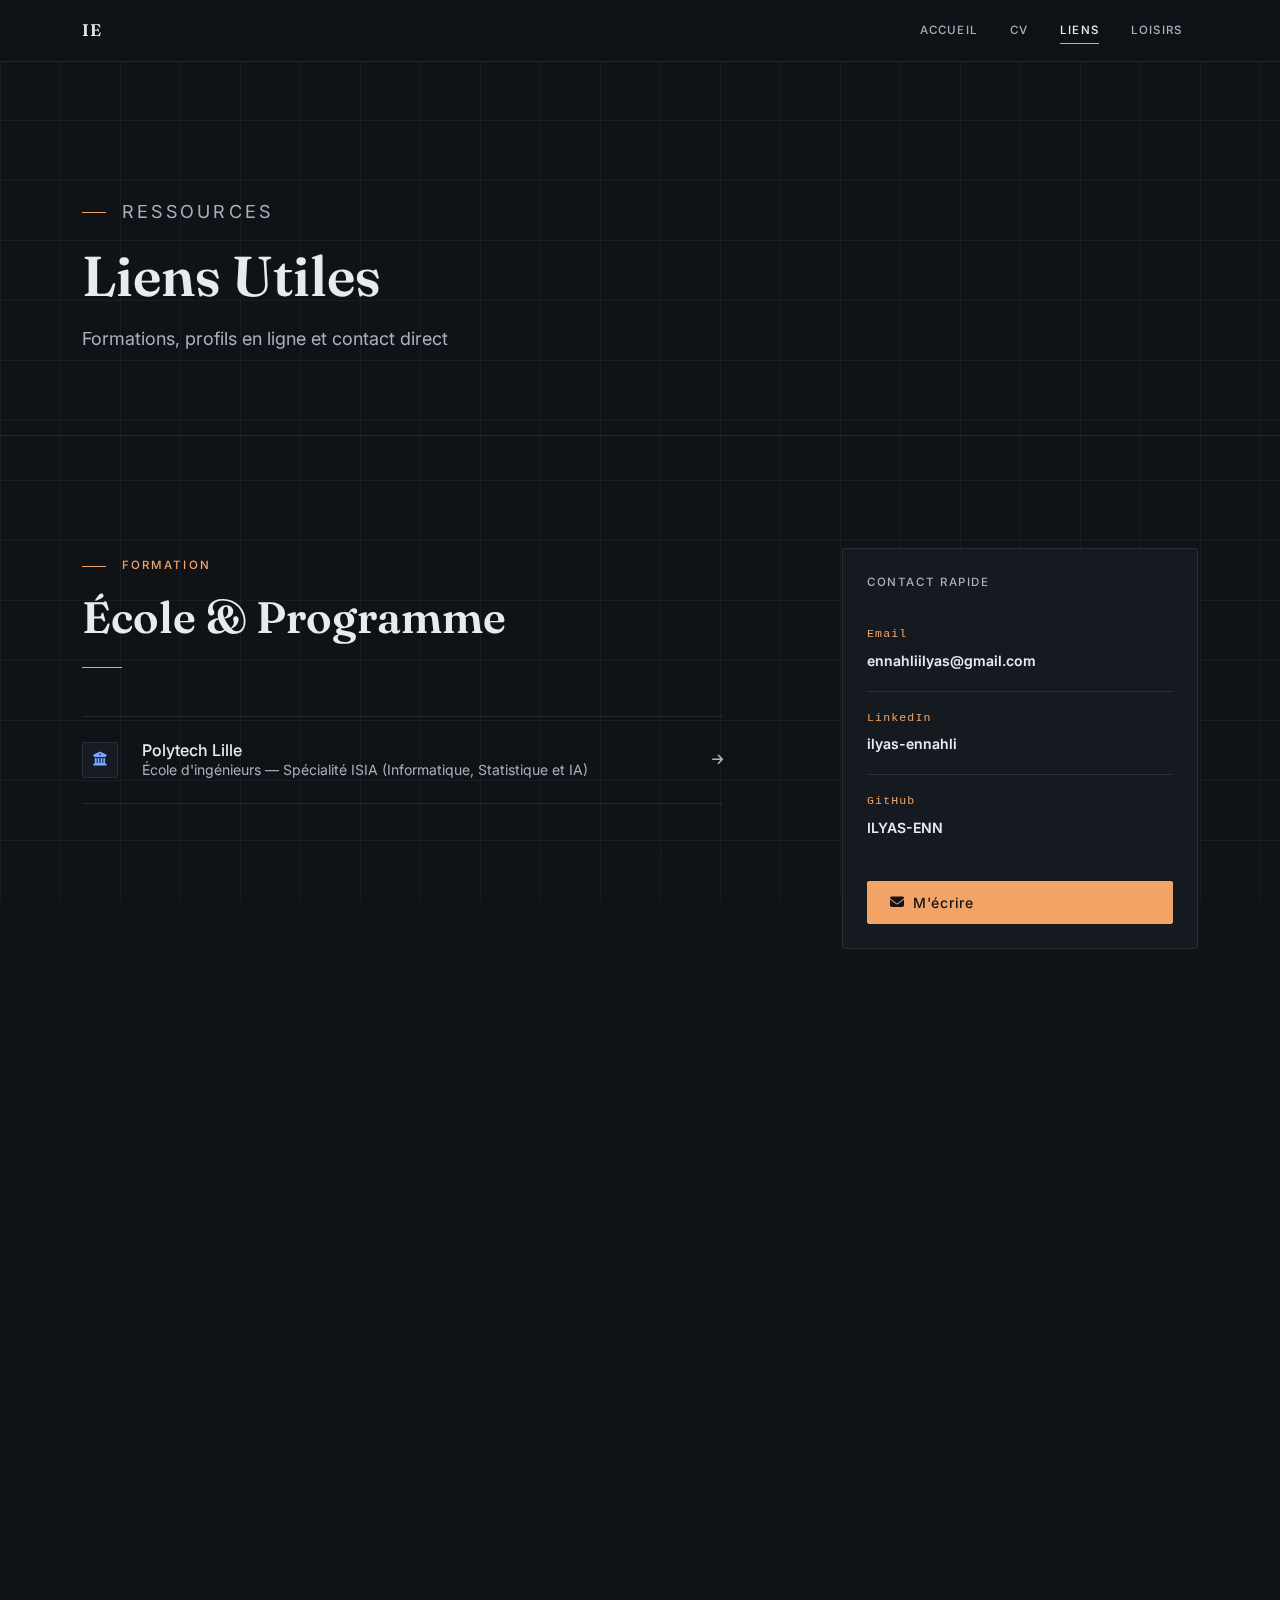
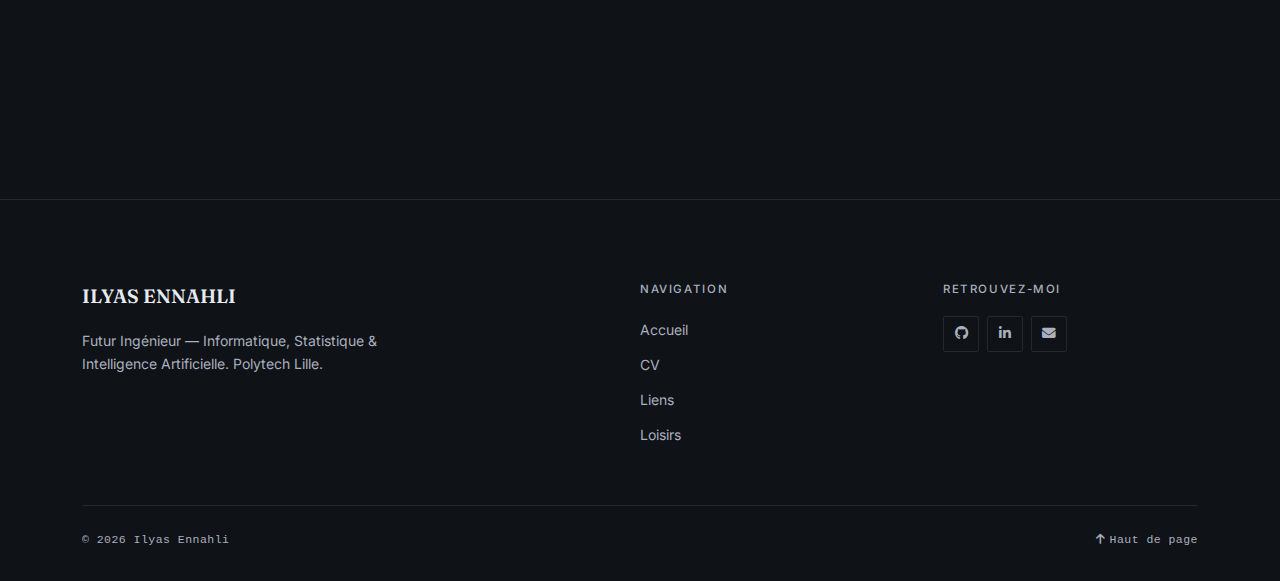
<file: file.html>
<!DOCTYPE html>
<html lang="fr">
<head>
  <meta charset="UTF-8">
  <meta name="viewport" content="width=device-width, initial-scale=1.0">
  <meta name="description" content="Liens utiles — Formations, profils professionnels et ressources d'Ilyas Ennahli.">
  <title>Liens — ILYAS ENNAHLI</title>
  <link rel="preconnect" href="https://fonts.googleapis.com">
  <link rel="preconnect" href="https://fonts.gstatic.com" crossorigin>
  <!-- Bootstrap 5 -->
  <link href="https://cdn.jsdelivr.net/npm/bootstrap@5.3.0/dist/css/bootstrap.min.css" rel="stylesheet">
  <!-- FontAwesome 6 -->
  <link rel="stylesheet" href="https://cdnjs.cloudflare.com/ajax/libs/font-awesome/6.5.0/css/all.min.css">
  <!-- Theme -->
  <link rel="stylesheet" href="assets/css/theme.css">
</head>
<body>

  <!-- ── NAVBAR ──────────────────────────────────────── -->
  <nav class="navbar navbar-expand-lg navbar-custom" aria-label="Navigation principale">
    <div class="container">
      <a class="navbar-brand" href="index.html">IE</a>
      <button class="navbar-toggler" type="button"
        data-bs-toggle="collapse" data-bs-target="#navbarNav"
        aria-controls="navbarNav" aria-expanded="false"
        aria-label="Menu de navigation">
        <span class="navbar-toggler-icon"></span>
      </button>
      <div class="collapse navbar-collapse" id="navbarNav">
        <ul class="navbar-nav ms-auto">
          <li class="nav-item"><a class="nav-link" href="index.html">Accueil</a></li>
          <li class="nav-item"><a class="nav-link" href="cv.html">CV</a></li>
          <li class="nav-item"><a class="nav-link active" href="file.html" aria-current="page">Liens</a></li>
          <li class="nav-item"><a class="nav-link" href="loisirs.html">Loisirs</a></li>
        </ul>
      </div>
    </div>
  </nav>

  <!-- ── PAGE HEADER ─────────────────────────────────── -->
  <header class="page-header">
    <div class="container">
      <p class="page-header-eyebrow">Ressources</p>
      <h1>Liens Utiles</h1>
      <p>Formations, profils en ligne et contact direct</p>
    </div>
  </header>

  <!-- ── MAIN CONTENT ─────────────────────────────────── -->
  <main class="section">
    <div class="container">
      <div class="row">
        <div class="col-lg-7">

          <!-- Formation -->
          <section class="mb-5 animate-on-scroll" aria-labelledby="formation-title">
            <div class="section-header">
              <p class="section-label">Formation</p>
              <h2 class="section-title" id="formation-title">École &amp; Programme</h2>
            </div>

            <a href="https://www.polytech-lille.fr/" target="_blank" rel="noopener noreferrer" class="link-row">
              <div class="link-row-icon" aria-hidden="true"><i class="fas fa-university"></i></div>
              <div class="link-row-body">
                <p class="link-row-title">Polytech Lille</p>
                <p class="link-row-desc">École d'ingénieurs &mdash; Spécialité ISIA (Informatique, Statistique et IA)</p>
              </div>
              <i class="fas fa-arrow-right link-row-arrow" aria-hidden="true"></i>
            </a>
          </section>

          <hr class="dotted-divider">

          <!-- Profils en ligne -->
          <section class="mb-5 animate-on-scroll" aria-labelledby="profils-title">
            <div class="section-header">
              <p class="section-label">En ligne</p>
              <h2 class="section-title" id="profils-title">Profils Professionnels</h2>
            </div>

            <a href="https://github.com/ILYAS-ENN" target="_blank" rel="noopener noreferrer" class="link-row">
              <div class="link-row-icon" aria-hidden="true"><i class="fab fa-github"></i></div>
              <div class="link-row-body">
                <p class="link-row-title">GitHub</p>
                <p class="link-row-desc">Projets open source et contributions — ILYAS-ENN</p>
              </div>
              <i class="fas fa-arrow-right link-row-arrow" aria-hidden="true"></i>
            </a>

            <a href="https://www.linkedin.com/in/ilyas-ennahli/" target="_blank" rel="noopener noreferrer" class="link-row">
              <div class="link-row-icon" aria-hidden="true"><i class="fab fa-linkedin-in"></i></div>
              <div class="link-row-body">
                <p class="link-row-title">LinkedIn</p>
                <p class="link-row-desc">Profil professionnel et réseau</p>
              </div>
              <i class="fas fa-arrow-right link-row-arrow" aria-hidden="true"></i>
            </a>
          </section>

          <hr class="dotted-divider">

          <!-- Contact direct -->
          <section class="animate-on-scroll" aria-labelledby="contact-direct-title">
            <div class="section-header">
              <p class="section-label">Contact</p>
              <h2 class="section-title" id="contact-direct-title">Me Joindre</h2>
            </div>

            <a href="mailto:ennahliilyas@gmail.com" class="link-row">
              <div class="link-row-icon" aria-hidden="true"><i class="fas fa-envelope"></i></div>
              <div class="link-row-body">
                <p class="link-row-title">Email</p>
                <p class="link-row-desc">ennahliilyas@gmail.com</p>
              </div>
              <i class="fas fa-arrow-right link-row-arrow" aria-hidden="true"></i>
            </a>

            <!-- Non-clickable item -->
            <div class="link-row">
              <div class="link-row-icon" aria-hidden="true"><i class="fas fa-phone"></i></div>
              <div class="link-row-body">
                <p class="link-row-title">Téléphone</p>
                <p class="link-row-desc">07&nbsp;51&nbsp;49&nbsp;26&nbsp;20</p>
              </div>
            </div>

          </section>

        </div>

        <!-- Aside: quick contact panel -->
        <div class="col-lg-4 offset-lg-1 animate-on-scroll">
          <div class="info-panel" style="position: sticky; top: calc(var(--navbar-h) + 2rem);">
            <span class="info-panel-label">Contact rapide</span>

            <div class="info-panel-entry">
              <p class="info-panel-date">Email</p>
              <a href="mailto:ennahliilyas@gmail.com" class="info-panel-title link-animated"
                 style="display: inline-block; font-size: var(--size-sm);">
                ennahliilyas@gmail.com
              </a>
            </div>

            <div class="info-panel-entry">
              <p class="info-panel-date">LinkedIn</p>
              <a href="https://www.linkedin.com/in/ilyas-ennahli/" target="_blank" rel="noopener noreferrer"
                 class="info-panel-title link-animated" style="display: inline-block; font-size: var(--size-sm);">
                ilyas-ennahli
              </a>
            </div>

            <div class="info-panel-entry">
              <p class="info-panel-date">GitHub</p>
              <a href="https://github.com/ILYAS-ENN" target="_blank" rel="noopener noreferrer"
                 class="info-panel-title link-animated" style="display: inline-block; font-size: var(--size-sm);">
                ILYAS-ENN
              </a>
            </div>

            <div class="mt-4">
              <a href="mailto:ennahliilyas@gmail.com" class="btn btn-accent w-100">
                <i class="fas fa-envelope" aria-hidden="true"></i> M'écrire
              </a>
            </div>
          </div>
        </div>

      </div>
    </div>
  </main>

  <!-- ── FOOTER ───────────────────────────────────────── -->
  <footer class="footer">
    <div class="container">
      <div class="footer-top">
        <div>
          <a href="index.html" class="footer-logo">ILYAS ENNAHLI</a>
          <p class="footer-tagline">
            Futur Ingénieur &mdash; Informatique, Statistique &amp; Intelligence Artificielle.
            Polytech Lille.
          </p>
        </div>
        <div>
          <p class="footer-col-title">Navigation</p>
          <ul class="footer-nav">
            <li><a href="index.html">Accueil</a></li>
            <li><a href="cv.html">CV</a></li>
            <li><a href="file.html">Liens</a></li>
            <li><a href="loisirs.html">Loisirs</a></li>
          </ul>
        </div>
        <div>
          <p class="footer-col-title">Retrouvez-moi</p>
          <div class="footer-social">
            <a href="https://github.com/ILYAS-ENN" target="_blank" rel="noopener noreferrer" aria-label="GitHub">
              <i class="fab fa-github" aria-hidden="true"></i>
            </a>
            <a href="https://www.linkedin.com/in/ilyas-ennahli/" target="_blank" rel="noopener noreferrer" aria-label="LinkedIn">
              <i class="fab fa-linkedin-in" aria-hidden="true"></i>
            </a>
            <a href="mailto:ennahliilyas@gmail.com" aria-label="Email">
              <i class="fas fa-envelope" aria-hidden="true"></i>
            </a>
          </div>
        </div>
      </div>
      <div class="footer-bottom">
        <span>&copy; 2026 Ilyas Ennahli</span>
        <a href="#" onclick="window.scrollTo({top:0,behavior:'smooth'});return false;">
          <i class="fas fa-arrow-up me-1" aria-hidden="true"></i>Haut de page
        </a>
      </div>
    </div>
  </footer>

  <script src="https://cdn.jsdelivr.net/npm/bootstrap@5.3.0/dist/js/bootstrap.bundle.min.js"></script>
  <script src="main.js"></script>
</body>
</html>
</file>
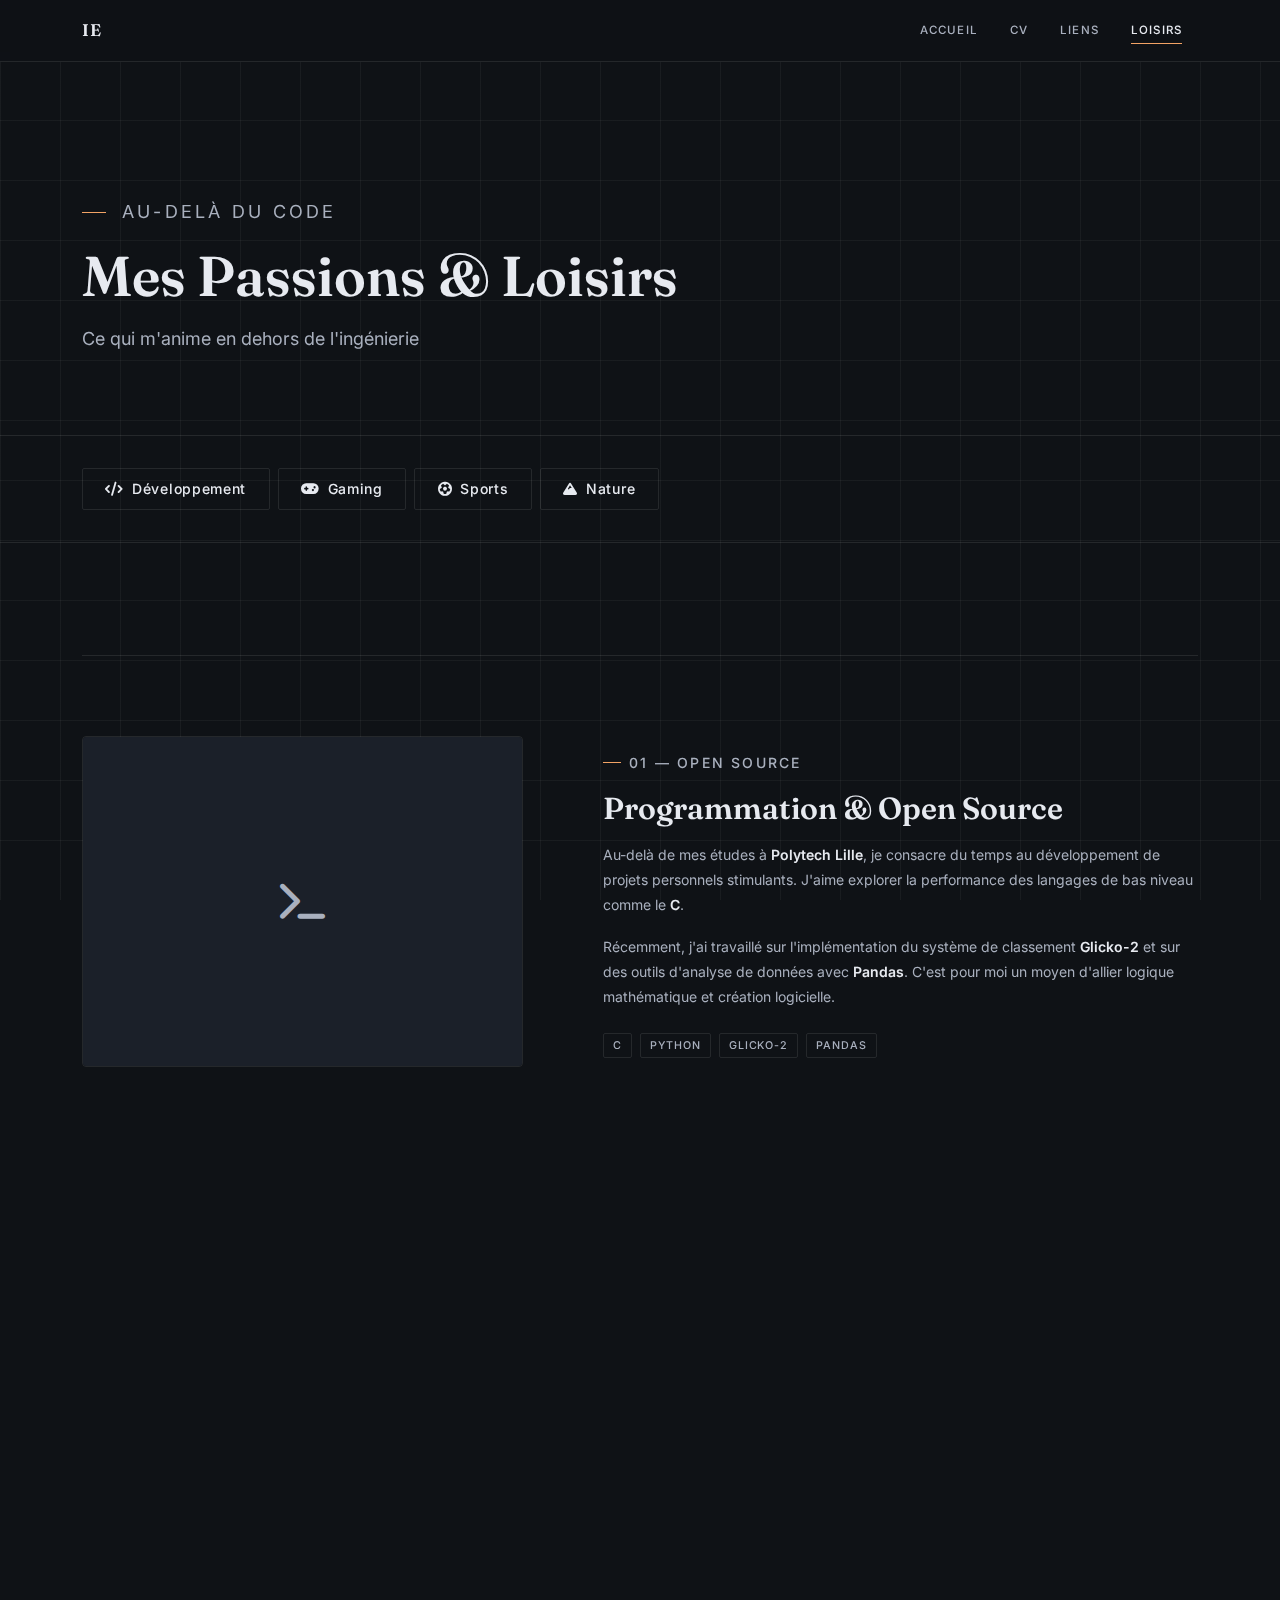
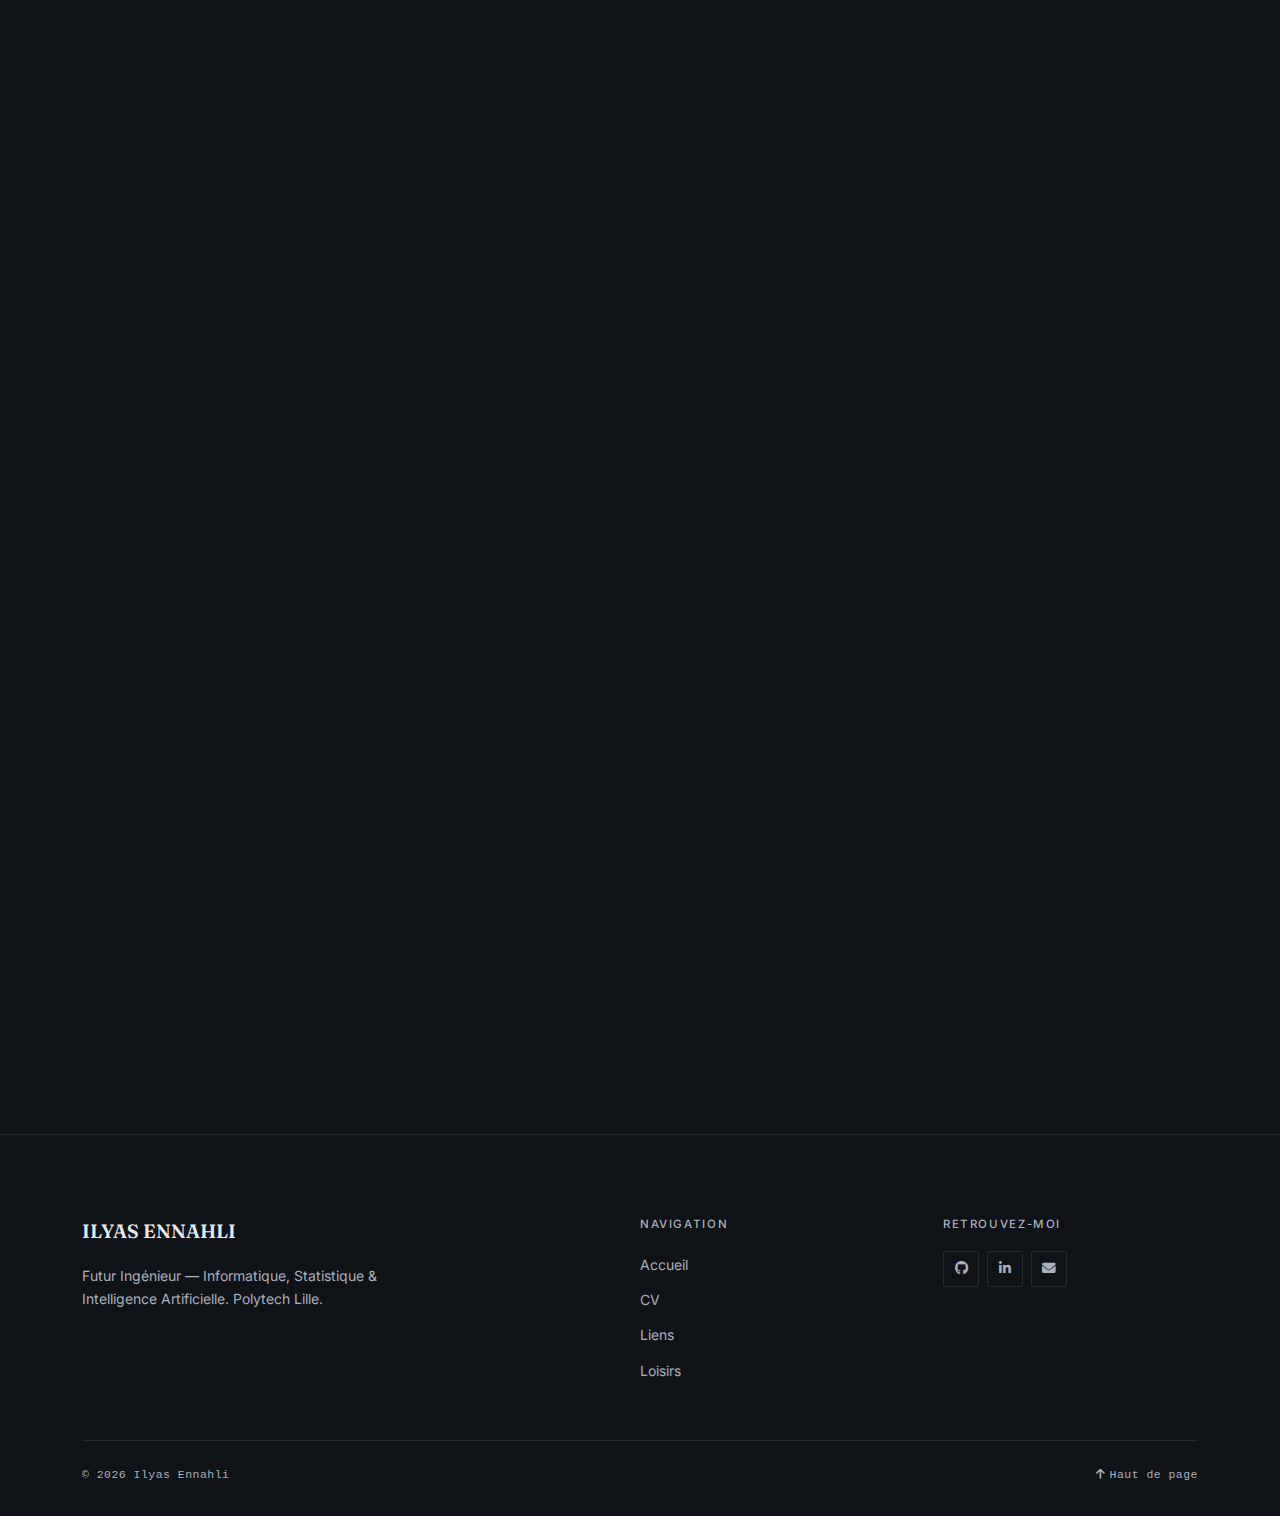
<file: loisirs.html>
<!DOCTYPE html>
<html lang="fr">
<head>
  <meta charset="UTF-8">
  <meta name="viewport" content="width=device-width, initial-scale=1.0">
  <meta name="description" content="Passions et loisirs d'Ilyas Ennahli — Programmation, gaming, sports et nature.">
  <title>Loisirs — ILYAS ENNAHLI</title>
  <link rel="preconnect" href="https://fonts.googleapis.com">
  <link rel="preconnect" href="https://fonts.gstatic.com" crossorigin>
  <!-- Bootstrap 5 -->
  <link href="https://cdn.jsdelivr.net/npm/bootstrap@5.3.0/dist/css/bootstrap.min.css" rel="stylesheet">
  <!-- FontAwesome 6 -->
  <link rel="stylesheet" href="https://cdnjs.cloudflare.com/ajax/libs/font-awesome/6.5.0/css/all.min.css">
  <!-- Theme -->
  <link rel="stylesheet" href="assets/css/theme.css">
</head>
<body>

  <!-- ── NAVBAR ──────────────────────────────────────── -->
  <nav class="navbar navbar-expand-lg navbar-custom" aria-label="Navigation principale">
    <div class="container">
      <a class="navbar-brand" href="index.html">IE</a>
      <button class="navbar-toggler" type="button"
        data-bs-toggle="collapse" data-bs-target="#navbarNav"
        aria-controls="navbarNav" aria-expanded="false"
        aria-label="Menu de navigation">
        <span class="navbar-toggler-icon"></span>
      </button>
      <div class="collapse navbar-collapse" id="navbarNav">
        <ul class="navbar-nav ms-auto">
          <li class="nav-item"><a class="nav-link" href="index.html">Accueil</a></li>
          <li class="nav-item"><a class="nav-link" href="cv.html">CV</a></li>
          <li class="nav-item"><a class="nav-link" href="file.html">Liens</a></li>
          <li class="nav-item"><a class="nav-link active" href="loisirs.html" aria-current="page">Loisirs</a></li>
        </ul>
      </div>
    </div>
  </nav>

  <!-- ── PAGE HEADER ─────────────────────────────────── -->
  <header class="page-header">
    <div class="container">
      <p class="page-header-eyebrow">Au-delà du code</p>
      <h1>Mes Passions &amp; Loisirs</h1>
      <p>Ce qui m'anime en dehors de l'ingénierie</p>
    </div>
  </header>

  <!-- ── QUICK NAV ────────────────────────────────────── -->
  <div class="hobby-nav-wrap">
    <div class="container">
      <nav class="hobby-nav" aria-label="Navigation par section">
        <a href="#dev" class="btn btn-ghost btn-sm">
          <i class="fas fa-code" aria-hidden="true"></i> Développement
        </a>
        <a href="#gaming" class="btn btn-ghost btn-sm">
          <i class="fas fa-gamepad" aria-hidden="true"></i> Gaming
        </a>
        <a href="#sports" class="btn btn-ghost btn-sm">
          <i class="fas fa-futbol" aria-hidden="true"></i> Sports
        </a>
        <a href="#nature" class="btn btn-ghost btn-sm">
          <i class="fas fa-mountain" aria-hidden="true"></i> Nature
        </a>
      </nav>
    </div>
  </div>

  <!-- ── MAIN CONTENT ─────────────────────────────────── -->
  <main class="section">
    <div class="container">

      <!-- 01 — Programmation & Open Source -->
      <article id="dev" class="hobby-row animate-on-scroll" aria-labelledby="dev-title">

        <div class="hobby-img-wrap">
          <div class="hobby-img-placeholder" role="img" aria-label="Illustration — Programmation">
            <i class="fas fa-terminal" aria-hidden="true"></i>
          </div>
        </div>

        <div class="hobby-content">
          <p class="hobby-content-label">01 &mdash; Open Source</p>
          <h2 id="dev-title">Programmation &amp; Open Source</h2>
          <p>
            Au-delà de mes études à <strong>Polytech Lille</strong>, je consacre du temps au
            développement de projets personnels stimulants. J'aime explorer la performance
            des langages de bas niveau comme le <strong>C</strong>.
          </p>
          <p>
            Récemment, j'ai travaillé sur l'implémentation du système de classement
            <strong>Glicko-2</strong> et sur des outils d'analyse de données avec
            <strong>Pandas</strong>. C'est pour moi un moyen d'allier logique mathématique
            et création logicielle.
          </p>
          <div class="mt-4 d-flex flex-wrap gap-2">
            <span class="tag">C</span>
            <span class="tag">Python</span>
            <span class="tag">Glicko-2</span>
            <span class="tag">Pandas</span>
          </div>
        </div>

      </article>

      <!-- 02 — Gaming -->
      <article id="gaming" class="hobby-row reverse animate-on-scroll" aria-labelledby="gaming-title">

        <div class="hobby-content">
          <p class="hobby-content-label">02 &mdash; Stratégie</p>
          <h2 id="gaming-title">Jeux Vidéo &amp; Persévérance</h2>
          <p>
            Je suis un grand amateur de jeux qui demandent de la stratégie et de la patience,
            comme <strong>Dark Souls</strong>. Ce type de jeu reflète ma vision de l'apprentissage :
            essayer, échouer, analyser ses erreurs et finir par réussir.
          </p>
          <p>
            Cette approche méthodique m'aide également dans mon parcours d'ingénieur
            face à des problèmes complexes.
          </p>
        </div>

        <div class="hobby-img-wrap">
          <div class="hobby-img-placeholder" role="img" aria-label="Illustration — Gaming">
            <i class="fas fa-gamepad" aria-hidden="true"></i>
          </div>
        </div>

      </article>

      <!-- 03 — Sports Collectifs -->
      <article id="sports" class="hobby-row animate-on-scroll" aria-labelledby="sports-title">

        <div class="hobby-img-wrap">
          <div class="hobby-img-placeholder" role="img" aria-label="Illustration — Sports">
            <i class="fas fa-futbol" aria-hidden="true"></i>
          </div>
        </div>

        <div class="hobby-content">
          <p class="hobby-content-label">03 &mdash; Collectif</p>
          <h2 id="sports-title">Sports Collectifs</h2>
          <p>
            Le <strong>Football</strong> et le <strong>Basketball</strong> sont essentiels à
            mon équilibre. Ils m'apportent l'esprit d'équipe et la discipline nécessaires
            à tout projet collaboratif.
          </p>
          <p>
            Depuis mon arrivée à Lille, j'apprécie également l'ambiance sportive de la région,
            tout en restant fidèle à mes racines sportives du Maroc.
          </p>
        </div>

      </article>

      <!-- 04 — Nature & Plein Air -->
      <article id="nature" class="hobby-row reverse animate-on-scroll" aria-labelledby="nature-title">

        <div class="hobby-content">
          <p class="hobby-content-label">04 &mdash; Plein Air</p>
          <h2 id="nature-title">Pêche, Chasse &amp; Randonnée</h2>
          <p>
            Pour me ressourcer, je privilégie les activités en plein air. Que ce soit la
            <strong>pêche</strong>, la chasse ou de longues <strong>randonnées</strong>,
            ces moments me permettent de déconnecter des écrans et de cultiver ma patience
            et mon sens de l'observation.
          </p>
        </div>

        <div class="hobby-img-wrap">
          <div class="hobby-img-placeholder" role="img" aria-label="Illustration — Nature">
            <i class="fas fa-mountain" aria-hidden="true"></i>
          </div>
        </div>

      </article>

    </div>
  </main>

  <!-- ── FOOTER ───────────────────────────────────────── -->
  <footer class="footer">
    <div class="container">
      <div class="footer-top">
        <div>
          <a href="index.html" class="footer-logo">ILYAS ENNAHLI</a>
          <p class="footer-tagline">
            Futur Ingénieur &mdash; Informatique, Statistique &amp; Intelligence Artificielle.
            Polytech Lille.
          </p>
        </div>
        <div>
          <p class="footer-col-title">Navigation</p>
          <ul class="footer-nav">
            <li><a href="index.html">Accueil</a></li>
            <li><a href="cv.html">CV</a></li>
            <li><a href="file.html">Liens</a></li>
            <li><a href="loisirs.html">Loisirs</a></li>
          </ul>
        </div>
        <div>
          <p class="footer-col-title">Retrouvez-moi</p>
          <div class="footer-social">
            <a href="https://github.com/ILYAS-ENN" target="_blank" rel="noopener noreferrer" aria-label="GitHub">
              <i class="fab fa-github" aria-hidden="true"></i>
            </a>
            <a href="https://www.linkedin.com/in/ilyas-ennahli/" target="_blank" rel="noopener noreferrer" aria-label="LinkedIn">
              <i class="fab fa-linkedin-in" aria-hidden="true"></i>
            </a>
            <a href="mailto:ennahliilyas@gmail.com" aria-label="Email">
              <i class="fas fa-envelope" aria-hidden="true"></i>
            </a>
          </div>
        </div>
      </div>
      <div class="footer-bottom">
        <span>&copy; 2026 Ilyas Ennahli</span>
        <a href="#" onclick="window.scrollTo({top:0,behavior:'smooth'});return false;">
          <i class="fas fa-arrow-up me-1" aria-hidden="true"></i>Haut de page
        </a>
      </div>
    </div>
  </footer>

  <script src="https://cdn.jsdelivr.net/npm/bootstrap@5.3.0/dist/js/bootstrap.bundle.min.js"></script>
  <script src="main.js"></script>
</body>
</html>
</file>
<file: assets/css/theme.css>
/* ====================================================
   ILYAS ENNAHLI — Dark Editorial Theme
   Bootstrap 5 override — custom design system
   ==================================================== */

/* ── GOOGLE FONTS ────────────────────────────────────── */
@import url('https://fonts.googleapis.com/css2?family=Fraunces:ital,opsz,wght@0,9..144,400;0,9..144,600;1,9..144,400&family=Inter:wght@400;500;600&display=swap');

/* ── DESIGN TOKENS ───────────────────────────────────── */
:root {
  --bg:        #0f1216;
  --panel:     #151a21;
  --panel-2:   #1b2029;
  --text:      #e7eaf0;
  --muted:     #a9b0be;
  --line:      rgba(231,234,240,0.10);
  --accent:    #f2a365;
  --accent2:   #7aa7ff;

  --font-heading: 'Fraunces', Georgia, serif;
  --font-body:    'Inter', system-ui, sans-serif;
  --font-mono:    'Courier New', Courier, monospace;

  --size-xs:   0.72rem;
  --size-sm:   0.875rem;
  --size-base: 1rem;
  --size-lg:   1.125rem;
  --size-xl:   1.375rem;
  --size-2xl:  1.75rem;
  --size-3xl:  2.5rem;

  --sp-1: 0.25rem;
  --sp-2: 0.5rem;
  --sp-3: 1rem;
  --sp-4: 1.5rem;
  --sp-5: 2rem;
  --sp-6: 3rem;
  --sp-8: 5rem;
  --sp-10: 7rem;

  --radius-sm: 2px;
  --radius:    4px;
  --transition: 220ms ease;

  --navbar-h: 64px;
}

/* ── BASE RESET ──────────────────────────────────────── */
*, *::before, *::after { box-sizing: border-box; }

html { scroll-behavior: smooth; }

body {
  background-color: var(--bg);
  color: var(--text);
  font-family: var(--font-body);
  font-size: var(--size-base);
  line-height: 1.7;
  -webkit-font-smoothing: antialiased;
  overflow-x: hidden;
  position: relative;
}

/* Blueprint grid — CSS only, fixed background */
body::before {
  content: '';
  position: fixed;
  inset: 0;
  background-image:
    linear-gradient(var(--line) 1px, transparent 1px),
    linear-gradient(90deg, var(--line) 1px, transparent 1px);
  background-size: 60px 60px;
  pointer-events: none;
  z-index: 0;
  opacity: 0.5;
}

body > * { position: relative; z-index: 1; }

/* ── TYPOGRAPHY ──────────────────────────────────────── */
h1, h2, h3, h4, h5, h6 {
  font-family: var(--font-heading);
  color: var(--text);
  line-height: 1.15;
  font-weight: 600;
  margin-bottom: 0;
}

h1 { font-size: clamp(2.5rem, 6vw, 5rem); }
h2 { font-size: clamp(1.75rem, 3.5vw, 2.5rem); }
h3 { font-size: clamp(1.2rem, 2.5vw, 1.6rem); }
h4 { font-size: 1.15rem; }
h5 { font-size: 1rem; }

p { color: var(--text); margin-bottom: 0; }
small { color: var(--muted); }
.text-muted { color: var(--muted) !important; }
strong { color: var(--text); font-weight: 600; }

a {
  color: var(--accent);
  text-decoration: none;
  transition: color var(--transition);
}
a:hover { color: var(--text); }

ul { color: var(--muted); }

/* ── SELECTION ───────────────────────────────────────── */
::selection { background: var(--accent); color: var(--bg); }

/* ── FOCUS VISIBLE ───────────────────────────────────── */
:focus-visible {
  outline: 2px solid var(--accent);
  outline-offset: 3px;
  border-radius: var(--radius-sm);
}

/* ── ANIMATED UNDERLINE LINK ─────────────────────────── */
.link-animated {
  position: relative;
  display: inline-block;
  color: var(--text);
  font-weight: 500;
  text-decoration: none;
}
.link-animated::after {
  content: '';
  position: absolute;
  bottom: -1px;
  left: 0;
  width: 0;
  height: 1px;
  background: var(--accent);
  transition: width 280ms ease;
}
.link-animated:hover { color: var(--accent); }
.link-animated:hover::after { width: 100%; }

/* ── NAVBAR ──────────────────────────────────────────── */
.navbar-custom {
  position: sticky;
  top: 0;
  z-index: 200;
  background: transparent;
  border-bottom: 1px solid transparent;
  padding: 1.1rem 0;
  transition:
    background var(--transition),
    border-color var(--transition),
    padding var(--transition);
}

.navbar-custom.scrolled {
  background: rgba(15, 18, 22, 0.96);
  border-bottom-color: var(--line);
  padding: 0.7rem 0;
  backdrop-filter: blur(12px);
  -webkit-backdrop-filter: blur(12px);
}

.navbar-brand {
  font-family: var(--font-heading);
  font-size: 1.05rem;
  font-weight: 600;
  color: var(--text) !important;
  letter-spacing: 0.06em;
  text-transform: uppercase;
}

.nav-link {
  font-size: var(--size-xs);
  font-weight: 500;
  color: var(--muted) !important;
  letter-spacing: 0.10em;
  text-transform: uppercase;
  padding: var(--sp-2) var(--sp-3) !important;
  position: relative;
  transition: color var(--transition);
}
.nav-link::after {
  content: '';
  position: absolute;
  bottom: 4px;
  left: var(--sp-3);
  right: var(--sp-3);
  height: 1px;
  background: var(--accent);
  transform: scaleX(0);
  transform-origin: left;
  transition: transform 260ms ease;
}
.nav-link:hover,
.nav-link.active { color: var(--text) !important; }
.nav-link:hover::after,
.nav-link.active::after { transform: scaleX(1); }

.navbar-toggler {
  border: 1px solid var(--line);
  padding: 6px 10px;
  border-radius: var(--radius-sm);
}
.navbar-toggler:focus { box-shadow: none; }
.navbar-toggler-icon {
  background-image: url("data:image/svg+xml,%3csvg xmlns='http://www.w3.org/2000/svg' viewBox='0 0 30 30'%3e%3cpath stroke='rgba(231,234,240,0.75)' stroke-linecap='round' stroke-miterlimit='10' stroke-width='2' d='M4 7h22M4 15h22M4 23h22'/%3e%3c/svg%3e");
}

/* ── LAYOUT / SECTION SPACING ────────────────────────── */
.section     { padding: var(--sp-10) 0; }
.section-md  { padding: var(--sp-8) 0; }
.section-sm  { padding: var(--sp-6) 0; }
.section-panel { background: var(--panel); }

/* Dotted divider (handcrafted detail) */
.dotted-divider {
  border: none;
  border-top: 1px dashed var(--line);
  margin: var(--sp-6) 0;
}
.gridline-divider {
  border: none;
  border-top: 1px solid var(--line);
  margin: var(--sp-6) 0;
}

/* ── SECTION HEADER (editorial pattern) ──────────────── */
.section-label {
  display: inline-flex;
  align-items: center;
  gap: var(--sp-3);
  font-family: var(--font-body);
  font-size: var(--size-xs);
  font-weight: 500;
  letter-spacing: 0.18em;
  text-transform: uppercase;
  color: var(--accent);
  margin-bottom: var(--sp-3);
}
.section-label::before {
  content: '';
  display: inline-block;
  width: 24px;
  height: 1px;
  background: var(--accent);
  flex-shrink: 0;
}

.section-header { margin-bottom: var(--sp-6); }
.section-header .section-title {
  font-size: clamp(1.75rem, 3.5vw, 2.75rem);
  color: var(--text);
  margin-bottom: var(--sp-4);
  font-weight: 600;
  line-height: 1.15;
}
.section-header::after {
  content: '';
  display: block;
  width: 40px;
  height: 1px;
  background: var(--accent);
  margin-top: var(--sp-3);
}

/* ── BUTTONS ─────────────────────────────────────────── */
.btn {
  font-family: var(--font-body);
  font-size: var(--size-sm);
  font-weight: 500;
  letter-spacing: 0.05em;
  padding: 0.6rem 1.4rem;
  border-radius: var(--radius-sm);
  transition: all var(--transition);
  display: inline-flex;
  align-items: center;
  gap: var(--sp-2);
  text-decoration: none;
}

.btn-accent {
  background: var(--accent);
  color: var(--bg);
  border: 1px solid var(--accent);
}
.btn-accent:hover {
  background: transparent;
  color: var(--accent);
  transform: translateY(-1px);
}

.btn-ghost {
  background: transparent;
  color: var(--text);
  border: 1px solid var(--line);
}
.btn-ghost:hover {
  border-color: var(--accent);
  color: var(--accent);
  transform: translateY(-1px);
}

.btn-outline-accent {
  background: transparent;
  color: var(--accent);
  border: 1px solid var(--accent);
}
.btn-outline-accent:hover {
  background: var(--accent);
  color: var(--bg);
  transform: translateY(-1px);
}

/* ── TAGS / BADGES ───────────────────────────────────── */
.tag {
  display: inline-block;
  font-size: 0.67rem;
  font-weight: 500;
  letter-spacing: 0.09em;
  text-transform: uppercase;
  padding: 3px 9px;
  border: 1px solid var(--line);
  color: var(--muted);
  border-radius: var(--radius-sm);
  background: transparent;
  transition: border-color var(--transition), color var(--transition);
  line-height: 1.6;
}
.tag:hover {
  border-color: var(--accent);
  color: var(--accent);
}
.tag-accent {
  border-color: rgba(242, 163, 101, 0.35);
  color: var(--accent);
}

/* Skill chip */
.skill-chip {
  display: inline-flex;
  align-items: center;
  gap: 6px;
  font-size: var(--size-xs);
  font-weight: 500;
  color: var(--muted);
  padding: 5px 12px;
  border: 1px solid var(--line);
  border-radius: var(--radius-sm);
  background: var(--panel);
  transition: all var(--transition);
  letter-spacing: 0.04em;
}
.skill-chip:hover {
  border-color: rgba(122, 167, 255, 0.4);
  color: var(--accent2);
  background: rgba(122, 167, 255, 0.06);
}
.skill-chip i {
  font-size: 0.72rem;
  color: var(--accent2);
}

/* ── HERO ────────────────────────────────────────────── */
.hero {
  min-height: calc(100vh - var(--navbar-h));
  display: flex;
  align-items: center;
  padding: var(--sp-8) 0 var(--sp-10);
}

.hero-eyebrow {
  display: inline-flex;
  align-items: center;
  gap: var(--sp-3);
  font-family: var(--font-body);
  font-size: var(--size-xs);
  font-weight: 500;
  letter-spacing: 0.20em;
  text-transform: uppercase;
  color: var(--accent);
  margin-bottom: var(--sp-4);
}
.hero-eyebrow::before {
  content: '';
  display: inline-block;
  width: 32px;
  height: 1px;
  background: var(--accent);
  flex-shrink: 0;
}

.hero-name {
  font-family: var(--font-heading);
  font-size: clamp(3.5rem, 10vw, 7.5rem);
  font-weight: 600;
  line-height: 0.95;
  color: var(--text);
  margin-bottom: var(--sp-5);
  letter-spacing: -0.02em;
}
.hero-name .accent { color: var(--accent); }

.hero-role {
  font-size: var(--size-lg);
  color: var(--muted);
  margin-bottom: var(--sp-5);
  font-weight: 400;
  max-width: 540px;
  line-height: 1.65;
}

.hero-status {
  display: flex;
  flex-wrap: wrap;
  gap: var(--sp-4);
  align-items: center;
  margin-bottom: var(--sp-6);
  font-size: var(--size-sm);
  color: var(--muted);
}
.hero-status-item {
  display: inline-flex;
  align-items: center;
  gap: var(--sp-2);
}
.hero-status-dot {
  width: 5px;
  height: 5px;
  border-radius: 50%;
  background: var(--accent);
  flex-shrink: 0;
}

.hero-actions {
  display: flex;
  gap: var(--sp-3);
  flex-wrap: wrap;
}

/* Hero mono metadata line */
.hero-meta {
  margin-top: var(--sp-8);
  padding-top: var(--sp-5);
  border-top: 1px solid var(--line);
  display: flex;
  flex-wrap: wrap;
  gap: var(--sp-6);
}
.hero-meta-item {
  font-family: var(--font-mono);
  font-size: var(--size-xs);
  color: var(--muted);
  letter-spacing: 0.06em;
  line-height: 1.3;
}
.hero-meta-item .meta-value {
  color: var(--text);
  display: block;
  font-size: 1.15rem;
  font-family: var(--font-heading);
  font-weight: 600;
  margin-bottom: 2px;
  letter-spacing: 0;
}

/* ── INFO PANEL ──────────────────────────────────────── */
.info-panel {
  border: 1px solid var(--line);
  padding: var(--sp-4);
  background: var(--panel);
  border-radius: var(--radius);
}
.info-panel-label {
  font-size: var(--size-xs);
  text-transform: uppercase;
  letter-spacing: 0.14em;
  color: var(--muted);
  font-weight: 500;
  margin-bottom: var(--sp-3);
  display: block;
}
.info-panel-entry { padding: var(--sp-3) 0; }
.info-panel-entry + .info-panel-entry {
  border-top: 1px solid var(--line);
}
.info-panel-date {
  font-family: var(--font-mono);
  font-size: var(--size-xs);
  color: var(--accent);
  letter-spacing: 0.1em;
  margin-bottom: 3px;
}
.info-panel-title {
  font-weight: 600;
  color: var(--text);
  font-size: var(--size-sm);
  margin-bottom: 2px;
}
.info-panel-sub {
  font-size: var(--size-xs);
  color: var(--muted);
}

/* ── ABOUT SECTION ───────────────────────────────────── */
.about-text {
  position: relative;
  padding-left: var(--sp-4);
  border-left: 2px solid var(--accent);
}
.about-text p { color: var(--muted); line-height: 1.8; }
.about-text p + p { margin-top: var(--sp-3); }
.about-text strong { color: var(--text); }

/* ── PROJECT ROWS ────────────────────────────────────── */
.project-index { display: flex; flex-direction: column; }

.project-row {
  display: grid;
  grid-template-columns: 52px 1fr auto;
  gap: var(--sp-4) var(--sp-5);
  align-items: start;
  padding: var(--sp-5) 0;
  border-top: 1px solid var(--line);
  transition: background var(--transition), padding-left var(--transition);
  position: relative;
}
.project-row:last-child { border-bottom: 1px solid var(--line); }
.project-row:hover { background: rgba(255,255,255,0.018); padding-left: var(--sp-2); }
.project-row:hover .project-row__number { color: var(--accent); }

.project-row__number {
  font-family: var(--font-mono);
  font-size: var(--size-xs);
  color: rgba(169, 176, 190, 0.45);
  padding-top: 5px;
  letter-spacing: 0.10em;
  transition: color var(--transition);
}

.project-row__title {
  font-family: var(--font-heading);
  font-size: var(--size-xl);
  color: var(--text);
  margin-bottom: var(--sp-2);
  font-weight: 600;
  line-height: 1.2;
}

.project-row__meta {
  font-family: var(--font-mono);
  font-size: var(--size-xs);
  color: rgba(169, 176, 190, 0.6);
  margin-bottom: var(--sp-2);
  letter-spacing: 0.07em;
}

.project-row__summary {
  font-size: var(--size-sm);
  color: var(--muted);
  margin-bottom: var(--sp-3);
  max-width: 580px;
  line-height: 1.65;
}

.project-row__tags {
  display: flex;
  flex-wrap: wrap;
  gap: var(--sp-2);
}

.project-row__cta { padding-top: 5px; }

/* "View case" animated link */
.view-case {
  display: inline-flex;
  align-items: center;
  gap: 6px;
  font-size: var(--size-sm);
  font-weight: 500;
  color: var(--accent);
  text-decoration: none;
  position: relative;
  white-space: nowrap;
}
.view-case::after {
  content: '';
  position: absolute;
  bottom: -2px;
  left: 0;
  width: 0;
  height: 1px;
  background: var(--accent);
  transition: width 260ms ease;
}
.view-case:hover { color: var(--accent); }
.view-case:hover::after { width: 100%; }
.view-case i {
  font-size: 0.72rem;
  transition: transform 240ms ease;
}
.view-case:hover i { transform: translateX(3px); }

/* ── SKILLS ──────────────────────────────────────────── */
.skills-group { margin-bottom: var(--sp-5); }
.skills-group-title {
  font-size: var(--size-xs);
  font-weight: 500;
  letter-spacing: 0.14em;
  text-transform: uppercase;
  color: var(--muted);
  margin-bottom: var(--sp-3);
  display: flex;
  align-items: center;
  gap: var(--sp-3);
}
.skills-group-title::after {
  content: '';
  flex: 1;
  height: 1px;
  background: var(--line);
}

.skills-chips {
  display: flex;
  flex-wrap: wrap;
  gap: var(--sp-2);
}

/* Languages table */
.lang-row {
  display: flex;
  justify-content: space-between;
  align-items: center;
  padding: var(--sp-3) 0;
  border-bottom: 1px solid var(--line);
  font-size: var(--size-sm);
}
.lang-row:first-child { border-top: 1px solid var(--line); }
.lang-name { color: var(--text); font-weight: 500; }

/* ── TIMELINE ────────────────────────────────────────── */
.timeline {
  position: relative;
  padding-left: var(--sp-5);
}
.timeline::before {
  content: '';
  position: absolute;
  left: 0;
  top: 10px;
  bottom: 10px;
  width: 1px;
  background: var(--line);
}

.timeline-entry { position: relative; margin-bottom: var(--sp-6); }
.timeline-entry:last-child { margin-bottom: 0; }
.timeline-entry::before {
  content: '';
  position: absolute;
  left: calc(-1 * var(--sp-5) - 4px);
  top: 10px;
  width: 9px;
  height: 9px;
  border-radius: 50%;
  background: var(--accent);
  border: 2px solid var(--bg);
  box-shadow: 0 0 0 1px var(--accent);
}

.timeline-date {
  font-family: var(--font-mono);
  font-size: var(--size-xs);
  color: var(--accent);
  letter-spacing: 0.10em;
  margin-bottom: var(--sp-2);
}
.timeline-title {
  font-family: var(--font-heading);
  font-size: 1.2rem;
  color: var(--text);
  margin-bottom: var(--sp-1);
  font-weight: 600;
}
.timeline-place {
  font-size: var(--size-sm);
  color: var(--muted);
  margin-bottom: var(--sp-3);
}
.timeline-place i { color: var(--accent2); margin-right: 4px; }
.timeline-entry ul {
  margin: 0;
  padding-left: 1.2em;
}
.timeline-entry li {
  font-size: var(--size-sm);
  color: var(--muted);
  line-height: 1.65;
  margin-bottom: 4px;
}

/* ── CONTACT SECTION ─────────────────────────────────── */
.contact-grid {
  display: grid;
  grid-template-columns: 1fr 1fr;
  gap: var(--sp-3);
}

.contact-item {
  display: flex;
  align-items: flex-start;
  gap: var(--sp-3);
  padding: var(--sp-4);
  border: 1px solid var(--line);
  background: var(--panel);
  border-radius: var(--radius);
  transition: border-color var(--transition);
}
.contact-item:hover { border-color: rgba(242, 163, 101, 0.3); }

.contact-item-icon {
  width: 38px;
  height: 38px;
  display: flex;
  align-items: center;
  justify-content: center;
  border: 1px solid var(--line);
  color: var(--accent);
  font-size: 0.95rem;
  flex-shrink: 0;
  border-radius: var(--radius-sm);
  background: rgba(242, 163, 101, 0.06);
}
.contact-item-label {
  font-size: var(--size-xs);
  text-transform: uppercase;
  letter-spacing: 0.12em;
  color: var(--muted);
  font-weight: 500;
  margin-bottom: 3px;
}
.contact-item-value {
  font-size: var(--size-sm);
  color: var(--text);
  font-weight: 500;
}
.contact-item a { color: var(--text); }
.contact-item a:hover { color: var(--accent); }

/* ── LINK ROWS (file.html) ───────────────────────────── */
.link-row {
  display: flex;
  align-items: center;
  gap: var(--sp-4);
  padding: var(--sp-4) 0;
  border-bottom: 1px solid var(--line);
  text-decoration: none;
  color: var(--text);
  transition: padding-left var(--transition), color var(--transition);
}
.link-row:first-of-type { border-top: 1px solid var(--line); }
.link-row:hover { padding-left: var(--sp-2); color: var(--text); }
.link-row:hover .link-row-title { color: var(--accent); }
.link-row:hover .link-row-arrow { transform: translateX(4px); color: var(--accent); }

.link-row-icon {
  width: 36px;
  height: 36px;
  border: 1px solid var(--line);
  display: flex;
  align-items: center;
  justify-content: center;
  color: var(--accent2);
  font-size: 0.85rem;
  flex-shrink: 0;
  border-radius: var(--radius-sm);
  background: rgba(122, 167, 255, 0.06);
}
.link-row-body { flex: 1; }
.link-row-title {
  font-weight: 500;
  font-size: var(--size-base);
  line-height: 1.2;
  transition: color var(--transition);
}
.link-row-desc {
  font-size: var(--size-sm);
  color: var(--muted);
  margin: 0;
  line-height: 1.4;
}
.link-row-arrow {
  color: var(--muted);
  font-size: 0.8rem;
  transition: transform var(--transition), color var(--transition);
}

/* Non-clickable link row variant */
div.link-row { cursor: default; }
div.link-row:hover { padding-left: 0; }

/* ── HOBBY ARTICLES (loisirs.html) ───────────────────── */
.hobby-row {
  display: grid;
  grid-template-columns: 1fr 1.35fr;
  gap: var(--sp-6) var(--sp-8);
  align-items: center;
  padding: var(--sp-8) 0;
  border-top: 1px solid var(--line);
}
.hobby-row:last-of-type { border-bottom: 1px solid var(--line); }
.hobby-row.reverse { grid-template-columns: 1.35fr 1fr; }
.hobby-row.reverse .hobby-img-wrap { order: 2; }
.hobby-row.reverse .hobby-content  { order: 1; }

.hobby-img-wrap {
  position: relative;
  aspect-ratio: 4/3;
  overflow: hidden;
  border-radius: var(--radius);
  border: 1px solid var(--line);
}
.hobby-img-wrap img {
  width: 100%;
  height: 100%;
  object-fit: cover;
  filter: grayscale(25%) brightness(0.8);
  transition: filter 400ms ease, transform 400ms ease;
}
.hobby-row:hover .hobby-img-wrap img {
  filter: grayscale(0%) brightness(0.88);
  transform: scale(1.02);
}

/* Placeholder image bg */
.hobby-img-placeholder {
  width: 100%;
  height: 100%;
  background: var(--panel-2);
  display: flex;
  align-items: center;
  justify-content: center;
  color: var(--muted);
  font-size: 2.5rem;
}

.hobby-content-label {
  font-size: var(--size-xs);
  letter-spacing: 0.16em;
  text-transform: uppercase;
  color: var(--accent);
  margin-bottom: var(--sp-3);
  font-weight: 500;
  display: inline-flex;
  align-items: center;
  gap: var(--sp-2);
}
.hobby-content-label::before {
  content: '';
  display: inline-block;
  width: 18px;
  height: 1px;
  background: var(--accent);
}

.hobby-content h2 {
  font-size: clamp(1.4rem, 2.5vw, 1.9rem);
  margin-bottom: var(--sp-3);
}
.hobby-content p {
  color: var(--muted);
  font-size: var(--size-sm);
  line-height: 1.8;
}
.hobby-content p + p { margin-top: var(--sp-3); }

/* Hobby nav pills */
.hobby-nav-wrap {
  padding: var(--sp-5) 0;
  border-bottom: 1px solid var(--line);
}
.hobby-nav {
  display: flex;
  flex-wrap: wrap;
  gap: var(--sp-2);
}

/* ── PAGE HEADER (inner pages) ───────────────────────── */
.page-header {
  padding: calc(var(--sp-10) + 20px) 0 var(--sp-8);
  border-bottom: 1px solid var(--line);
}
.page-header-eyebrow {
  font-size: var(--size-xs);
  letter-spacing: 0.18em;
  text-transform: uppercase;
  color: var(--accent);
  margin-bottom: var(--sp-3);
  display: inline-flex;
  align-items: center;
  gap: var(--sp-3);
}
.page-header-eyebrow::before {
  content: '';
  display: inline-block;
  width: 24px;
  height: 1px;
  background: var(--accent);
}
.page-header h1 {
  font-size: clamp(2rem, 5vw, 3.5rem);
  color: var(--text);
  margin-bottom: var(--sp-3);
}
.page-header p {
  color: var(--muted);
  font-size: var(--size-lg);
  max-width: 520px;
}

/* ── LANG TOGGLE (cv.html) ───────────────────────────── */
.lang-switch {
  display: inline-flex;
  border: 1px solid var(--line);
  border-radius: var(--radius-sm);
  overflow: hidden;
}
.toggle-btn {
  background: transparent;
  border: none;
  padding: 8px 22px;
  font-size: var(--size-sm);
  font-weight: 500;
  color: var(--muted);
  cursor: pointer;
  letter-spacing: 0.06em;
  transition: all var(--transition);
  font-family: var(--font-body);
}
.toggle-btn.active {
  background: var(--accent);
  color: var(--bg);
}
.toggle-btn:not(.active):hover {
  color: var(--text);
  background: rgba(255,255,255,0.04);
}

.lang-content { display: none; }
.lang-content.active { display: block; }

/* ── FOOTER ──────────────────────────────────────────── */
.footer {
  border-top: 1px solid var(--line);
  padding: var(--sp-8) 0 var(--sp-5);
  background: var(--bg);
}

.footer-top {
  display: grid;
  grid-template-columns: 2fr 1fr 1fr;
  gap: var(--sp-6);
  margin-bottom: var(--sp-6);
}

.footer-logo {
  font-family: var(--font-heading);
  font-size: 1.2rem;
  font-weight: 600;
  color: var(--text);
  text-decoration: none;
  display: block;
  margin-bottom: var(--sp-3);
}
.footer-tagline {
  font-size: var(--size-sm);
  color: var(--muted);
  line-height: 1.65;
  max-width: 300px;
}

.footer-col-title {
  font-size: var(--size-xs);
  text-transform: uppercase;
  letter-spacing: 0.14em;
  color: var(--muted);
  margin-bottom: var(--sp-3);
  font-weight: 500;
}

.footer-nav { list-style: none; padding: 0; margin: 0; }
.footer-nav li { margin-bottom: var(--sp-2); }
.footer-nav a {
  font-size: var(--size-sm);
  color: var(--muted);
  text-decoration: none;
  transition: color var(--transition);
}
.footer-nav a:hover { color: var(--text); }

.footer-social { display: flex; gap: var(--sp-2); }
.footer-social a {
  width: 36px;
  height: 36px;
  border: 1px solid var(--line);
  display: flex;
  align-items: center;
  justify-content: center;
  color: var(--muted);
  font-size: 0.85rem;
  border-radius: var(--radius-sm);
  transition: all var(--transition);
}
.footer-social a:hover {
  border-color: var(--accent);
  color: var(--accent);
}

.footer-bottom {
  display: flex;
  justify-content: space-between;
  align-items: center;
  padding-top: var(--sp-4);
  border-top: 1px solid var(--line);
  font-size: var(--size-xs);
  color: var(--muted);
  font-family: var(--font-mono);
  letter-spacing: 0.04em;
}
.footer-bottom a {
  color: var(--muted);
  text-decoration: none;
  transition: color var(--transition);
}
.footer-bottom a:hover { color: var(--accent); }

/* ── BACK TO TOP ─────────────────────────────────────── */
.back-to-top {
  position: fixed;
  bottom: var(--sp-5);
  right: var(--sp-5);
  width: 40px;
  height: 40px;
  background: var(--panel);
  border: 1px solid var(--line);
  color: var(--muted);
  font-size: 0.78rem;
  display: flex;
  align-items: center;
  justify-content: center;
  cursor: pointer;
  border-radius: var(--radius-sm);
  transition: all var(--transition);
  opacity: 0;
  pointer-events: none;
  transform: translateY(8px);
  z-index: 999;
}
.back-to-top.visible {
  opacity: 1;
  pointer-events: auto;
  transform: translateY(0);
}
.back-to-top:hover {
  border-color: var(--accent);
  color: var(--accent);
}

/* ── SCROLL ANIMATIONS ───────────────────────────────── */
.animate-on-scroll {
  opacity: 0;
  transform: translateY(18px);
  transition: opacity 480ms ease, transform 480ms ease;
}
.animate-on-scroll.visible {
  opacity: 1;
  transform: translateY(0);
}

/* Staggered children */
.stagger > *:nth-child(1) { transition-delay: 0ms; }
.stagger > *:nth-child(2) { transition-delay: 80ms; }
.stagger > *:nth-child(3) { transition-delay: 160ms; }
.stagger > *:nth-child(4) { transition-delay: 240ms; }

/* ── REDUCED MOTION ──────────────────────────────────── */
@media (prefers-reduced-motion: reduce) {
  *, *::before, *::after {
    animation-duration: 0.01ms !important;
    animation-iteration-count: 1 !important;
    transition-duration: 0.01ms !important;
    scroll-behavior: auto !important;
  }
  .animate-on-scroll {
    opacity: 1;
    transform: none;
  }
}

/* ── RESPONSIVE ──────────────────────────────────────── */
@media (max-width: 991px) {
  .footer-top { grid-template-columns: 1fr 1fr; }
  .hobby-row,
  .hobby-row.reverse { grid-template-columns: 1fr; gap: var(--sp-5); }
  .hobby-row.reverse .hobby-img-wrap,
  .hobby-row.reverse .hobby-content { order: unset; }
}

@media (max-width: 767px) {
  :root { --navbar-h: 56px; }

  .section { padding: var(--sp-8) 0; }
  .hero { padding: var(--sp-6) 0 var(--sp-8); }

  .project-row {
    display: block;
    padding: var(--sp-4) 0;
  }
  .project-row__number { display: inline-block; margin-bottom: var(--sp-2); }
  .project-row__cta { margin-top: var(--sp-3); }

  .contact-grid { grid-template-columns: 1fr; }

  .footer-top { grid-template-columns: 1fr; gap: var(--sp-5); }
  .footer-bottom {
    flex-direction: column;
    gap: var(--sp-2);
    text-align: center;
  }

  .hobby-row { padding: var(--sp-6) 0; }
}

@media (max-width: 480px) {
  .hero-meta { gap: var(--sp-4); }
  .hero-status { gap: var(--sp-3); }
}
</file>
